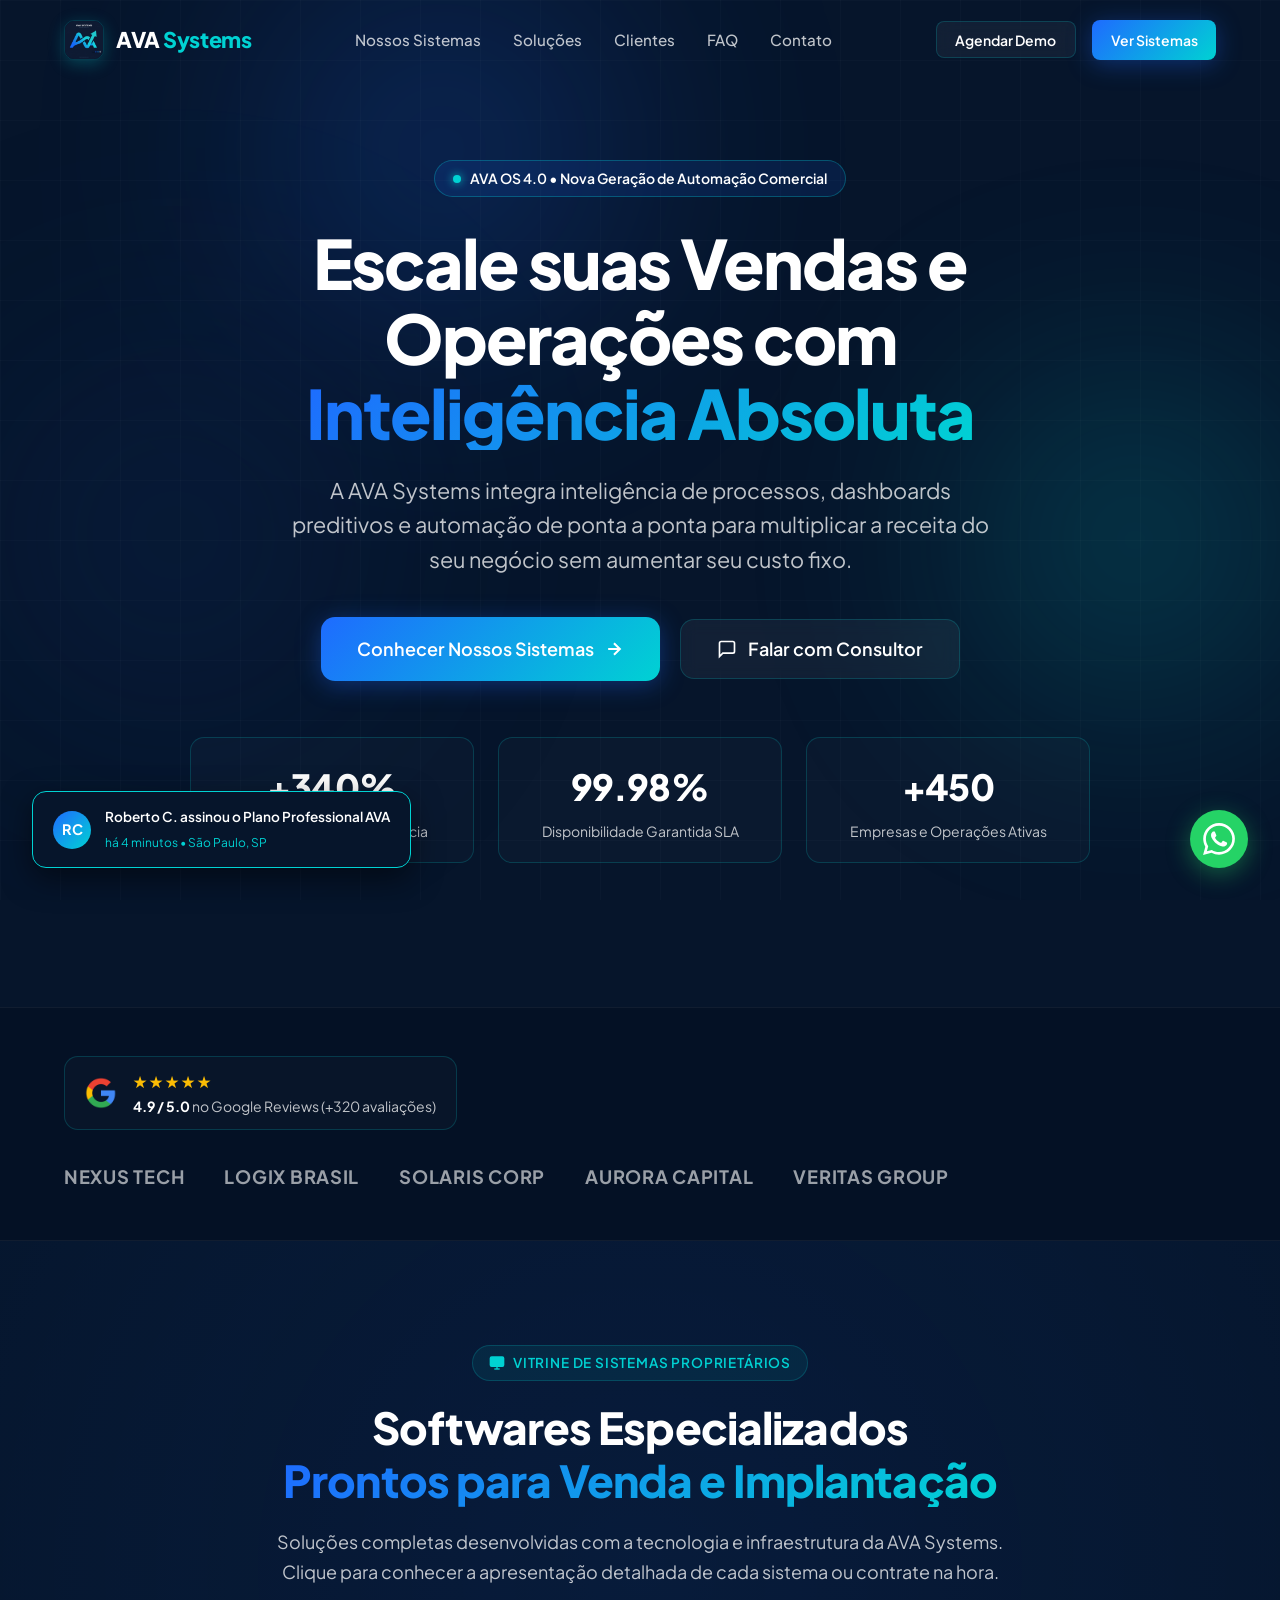
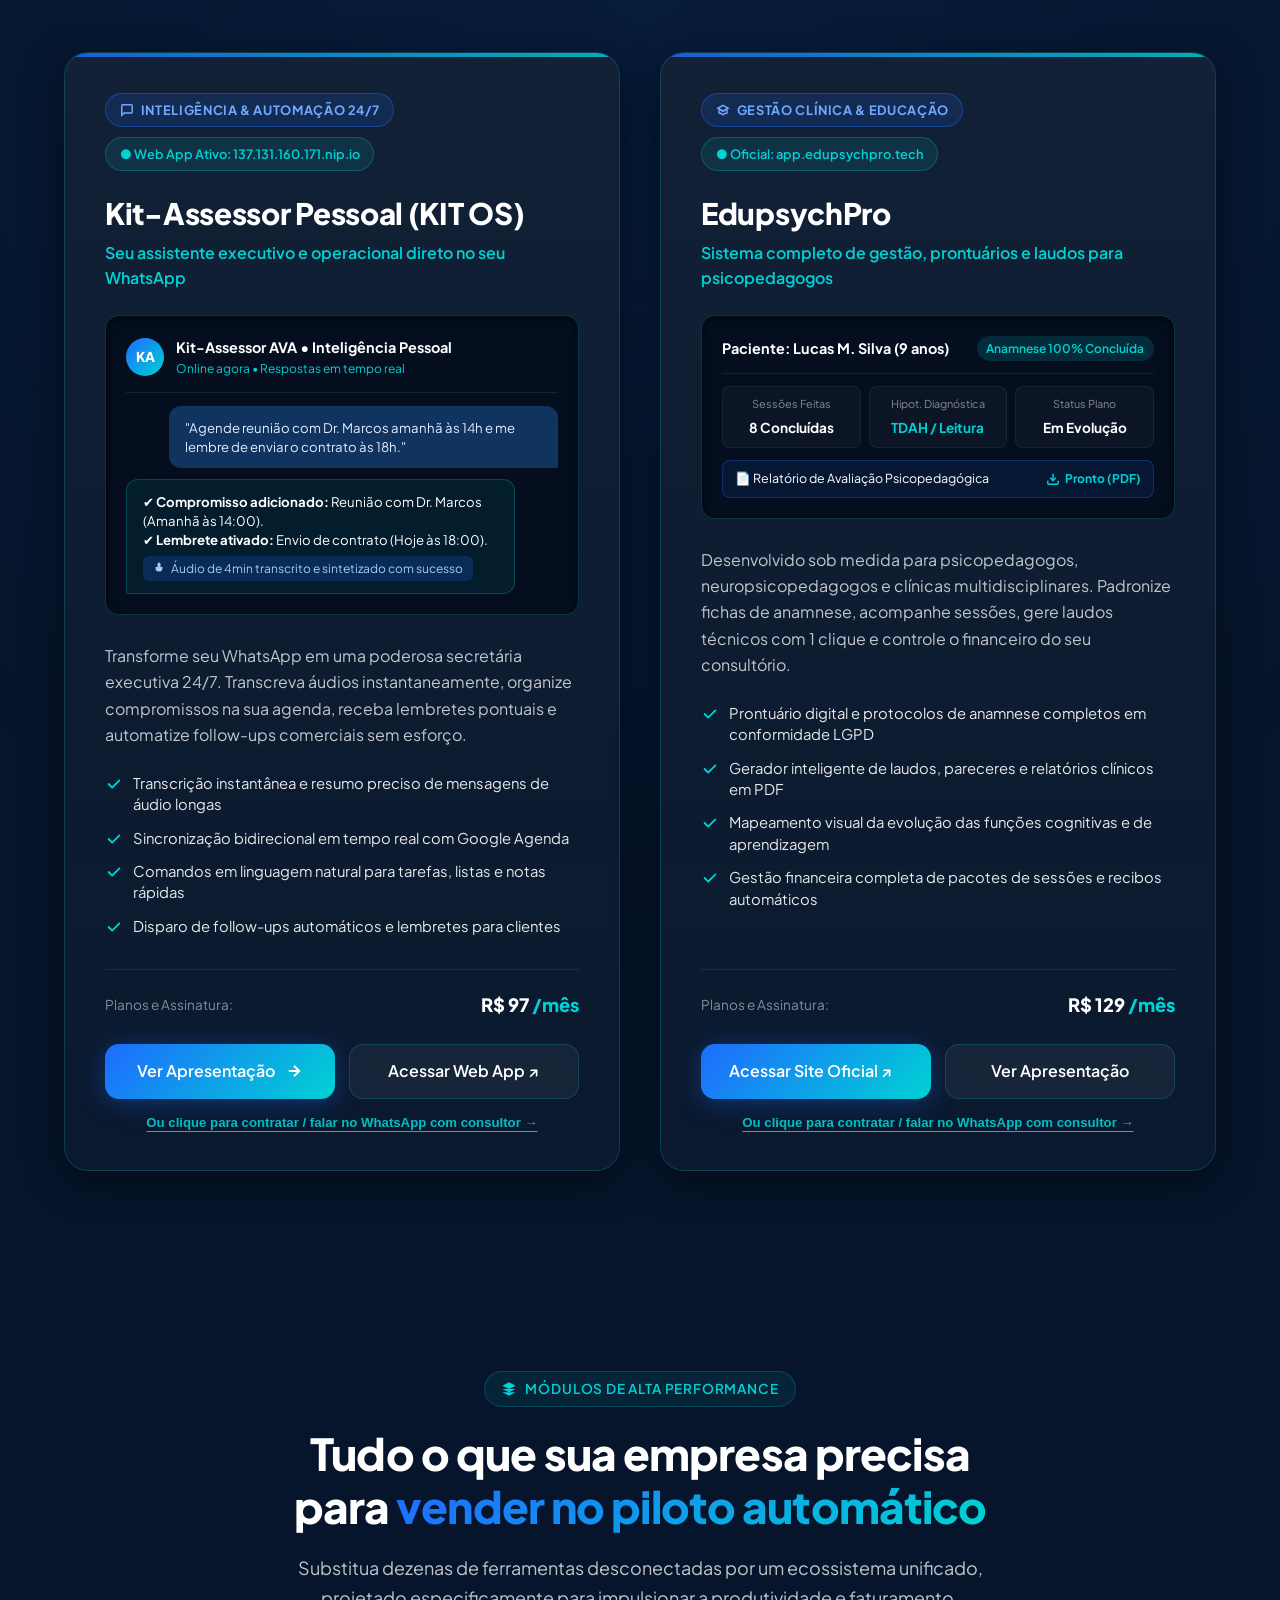
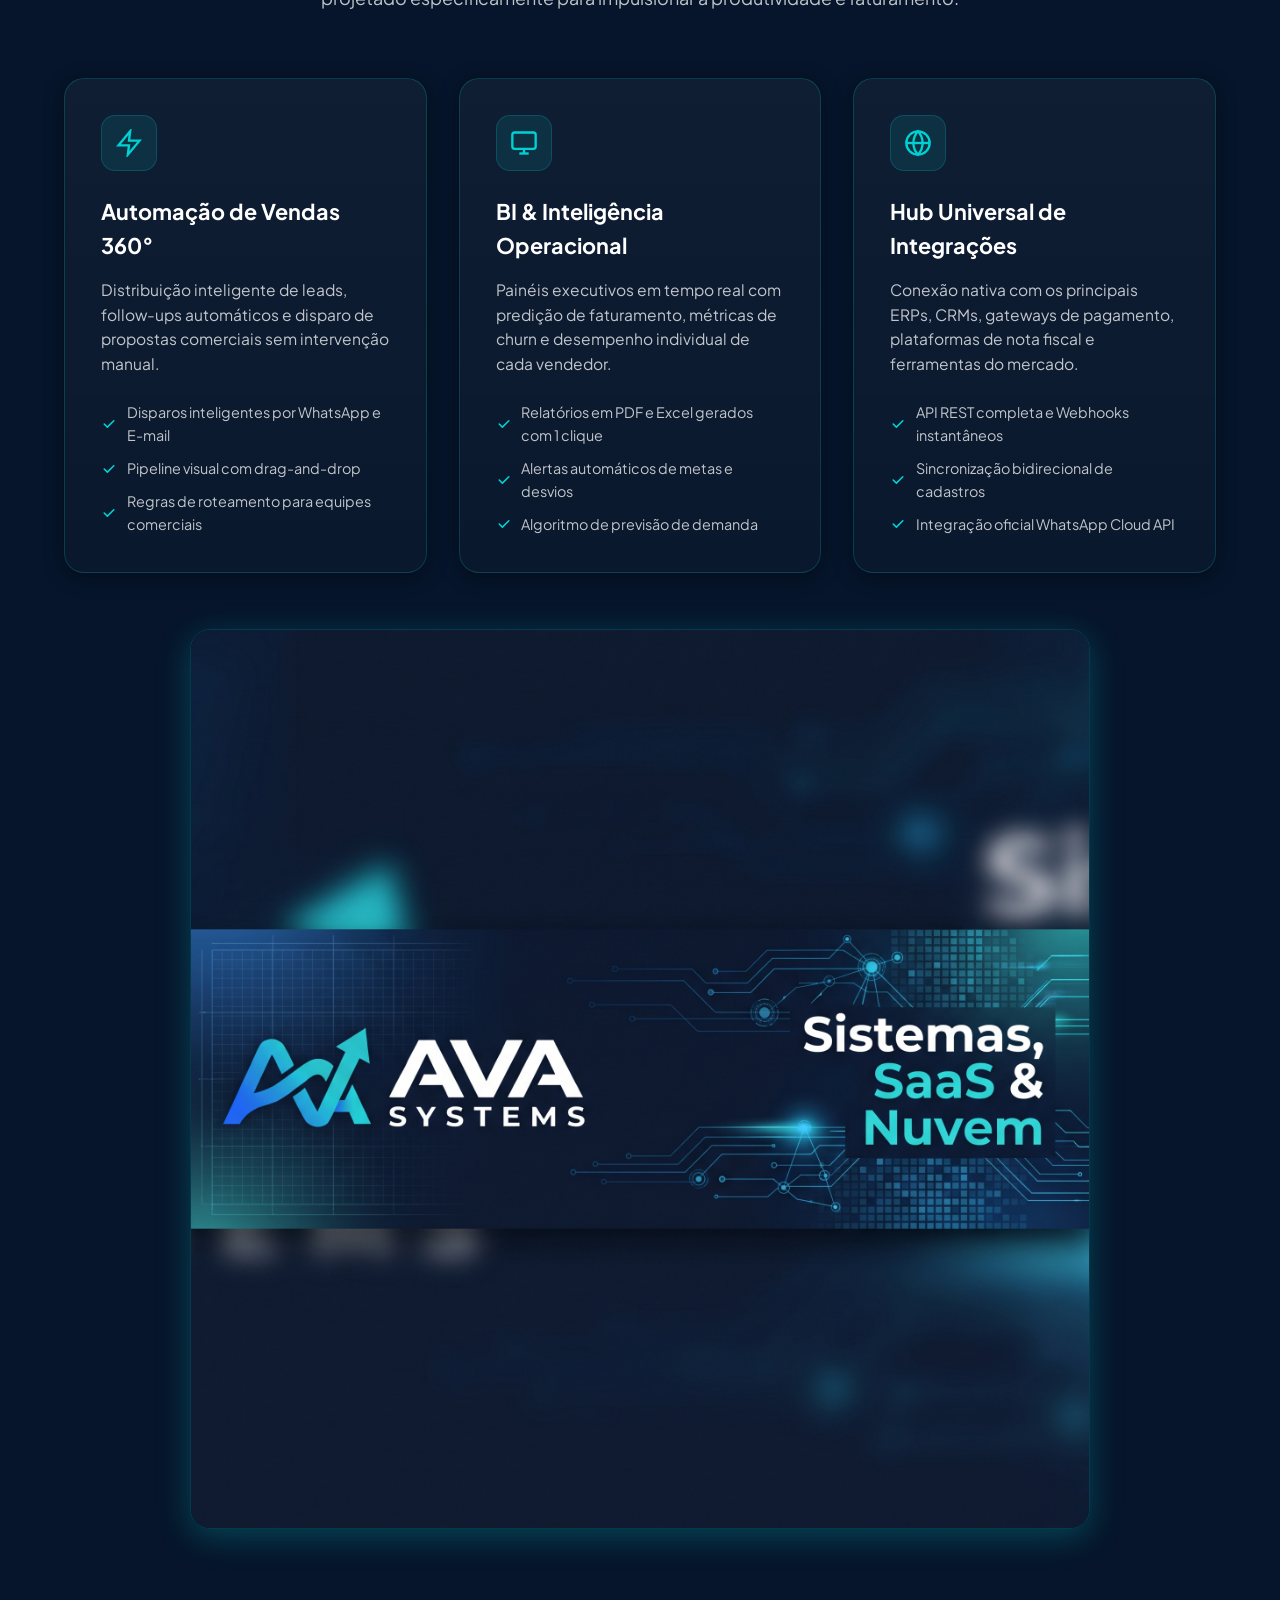
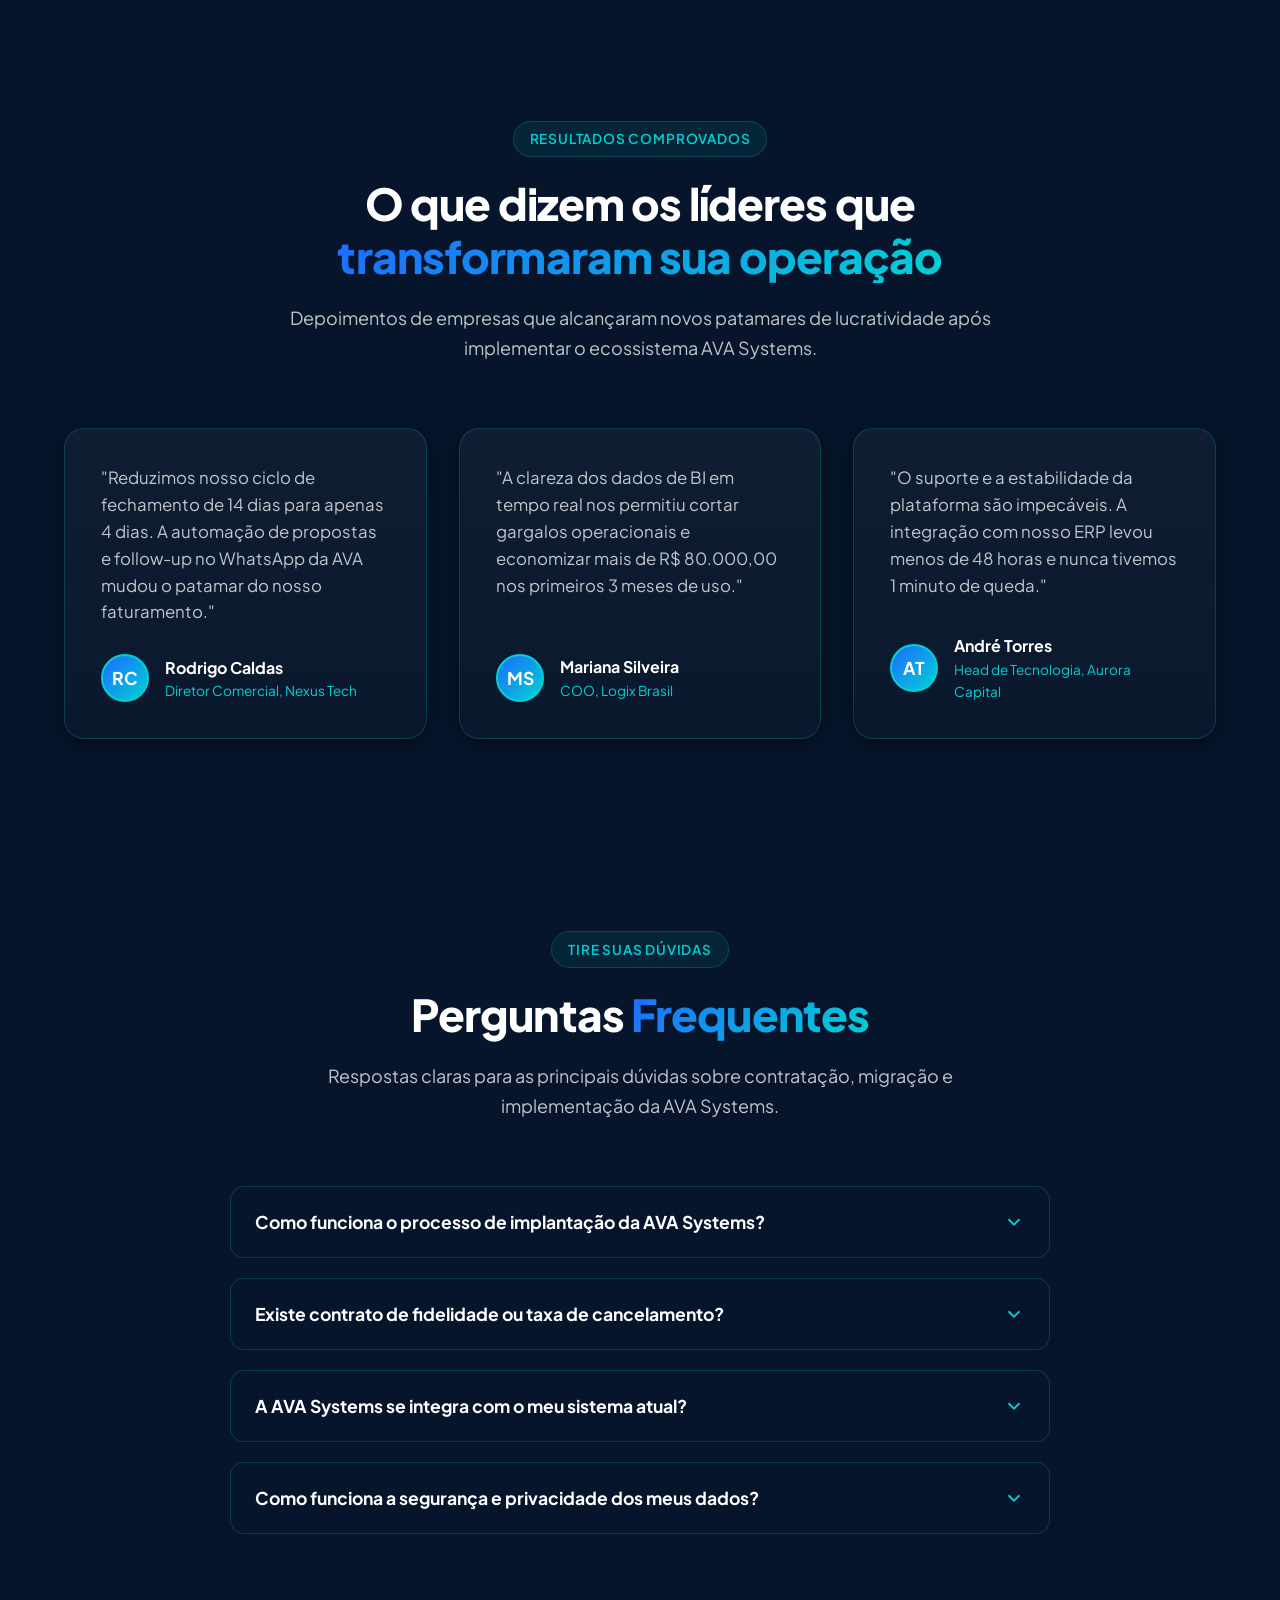
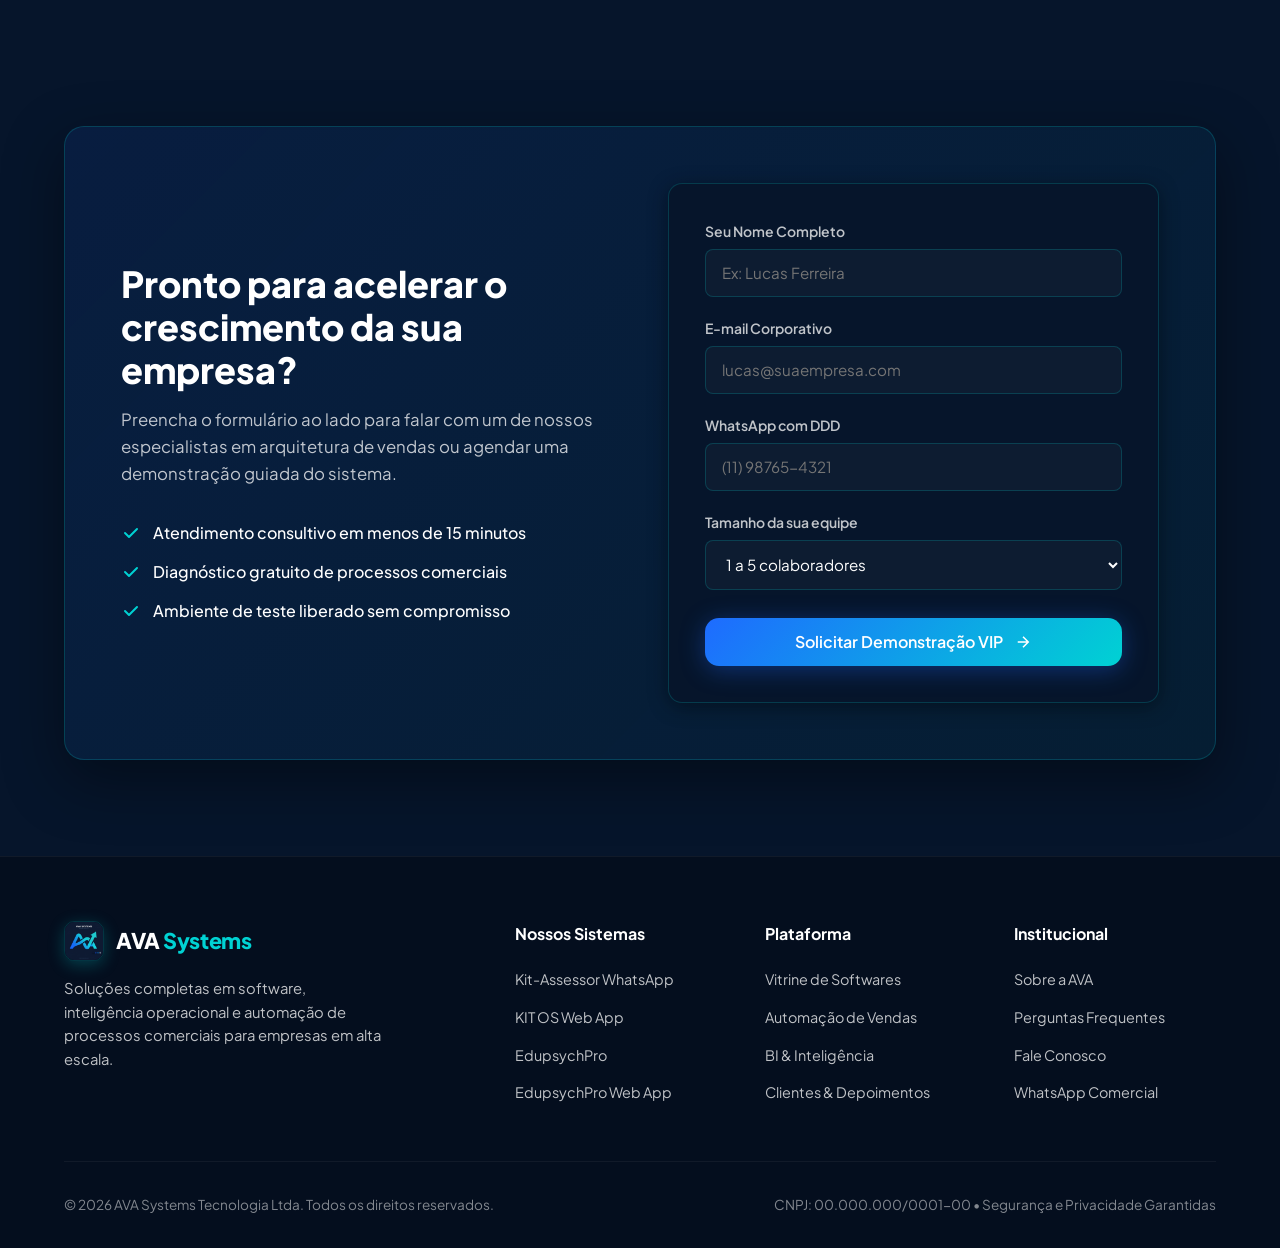
<file: index.html>
<!DOCTYPE html>
<html lang="pt-BR">
<head>
  <meta charset="UTF-8">
  <meta name="viewport" content="width=device-width, initial-scale=1.0">
  <title>AVA Systems | Software de Gestão, Inteligência & Automação de Vendas</title>
  <meta name="description" content="Escale sua empresa com a AVA Systems. Plataforma completa de automação comercial, inteligência operacional e gestão inteligente de alta performance.">
  <meta name="keywords" content="AVA Systems, automação de vendas, software de gestão, inteligência operacional, CRM, ERP, automação comercial">
  
  <!-- Open Graph / Social Meta -->
  <meta property="og:title" content="AVA Systems | Alta Performance em Gestão e Vendas">
  <meta property="og:description" content="Automatize processos, aumente sua receita e tenha controle absoluto sobre sua operação comercial com a AVA Systems.">
  <meta property="og:type" content="website">

  <!-- Google Fonts: Plus Jakarta Sans -->
  <link rel="preconnect" href="https://fonts.googleapis.com">
  <link rel="preconnect" href="https://fonts.gstatic.com" crossorigin>
  <link href="https://fonts.googleapis.com/css2?family=Plus+Jakarta+Sans:wght@400;500;600;700;800&display=swap" rel="stylesheet">

  <link rel="icon" type="image/jpeg" href="assets/logo-icon.jpg">
  <link rel="stylesheet" href="styles.css">
</head>
<body>

  <!-- Ambient Glowing Tech Background -->
  <div class="ambient-bg" aria-hidden="true">
    <div class="ambient-orb orb-1"></div>
    <div class="ambient-orb orb-2"></div>
    <div class="ambient-orb orb-3"></div>
  </div>
  <div class="grid-overlay" aria-hidden="true"></div>

  <!-- Header / Navigation Bar -->
  <header class="navbar" id="navbar">
    <div class="container nav-container">
      <a href="#inicio" class="brand-logo" aria-label="AVA Systems Página Inicial">
        <img src="assets/logo-icon.jpg" alt="AVA Systems Logo" class="brand-logo-img">
        <span class="brand-name">AVA <span>Systems</span></span>
      </a>

      <ul class="nav-links" id="navLinks">
        <li><a href="#sistemas" class="nav-link">Nossos Sistemas</a></li>
        <li><a href="#solucoes" class="nav-link">Soluções</a></li>
        <li><a href="#depoimentos" class="nav-link">Clientes</a></li>
        <li><a href="#faq" class="nav-link">FAQ</a></li>
        <li><a href="#contato" class="nav-link">Contato</a></li>
      </ul>

      <div class="nav-actions">
        <button class="btn btn-secondary btn-sm" id="btnOpenDemoNav">Agendar Demo</button>
        <a href="#sistemas" class="btn btn-primary btn-sm">Ver Sistemas</a>
        <button class="nav-toggle" id="navToggle" aria-label="Menu de Navegação">
          <svg width="24" height="24" viewBox="0 0 24 24" fill="none" stroke="currentColor" stroke-width="2">
            <line x1="3" y1="12" x2="21" y2="12"></line>
            <line x1="3" y1="6" x2="21" y2="6"></line>
            <line x1="3" y1="18" x2="21" y2="18"></line>
          </svg>
        </button>
      </div>
    </div>
  </header>

  <main>
    <!-- Hero Section -->
    <section class="hero-section" id="inicio">
      <div class="container">
        
        <div class="hero-pill">
          <span class="live-indicator"></span>
          <span>AVA OS 4.0 • Nova Geração de Automação Comercial</span>
        </div>

        <h1 class="hero-title">
          Escale suas Vendas e Operações com <span class="text-gradient">Inteligência Absoluta</span>
        </h1>

        <p class="hero-subtitle">
          A AVA Systems integra inteligência de processos, dashboards preditivos e automação de ponta a ponta para multiplicar a receita do seu negócio sem aumentar seu custo fixo.
        </p>

        <div class="hero-cta-group">
          <a href="#sistemas" class="btn btn-primary btn-lg">
            <span>Conhecer Nossos Sistemas</span>
            <svg width="20" height="20" viewBox="0 0 24 24" fill="none" stroke="currentColor" stroke-width="2.5">
              <path d="M5 12h14M12 5l7 7-7 7"/>
            </svg>
          </a>
          <button class="btn btn-secondary btn-lg" id="btnOpenDemoHero">
            <svg width="20" height="20" viewBox="0 0 24 24" fill="none" stroke="currentColor" stroke-width="2">
              <path d="M21 15a2 2 0 0 1-2 2H7l-4 4V5a2 2 0 0 1 2-2h14a2 2 0 0 1 2 2z"/>
            </svg>
            <span>Falar com Consultor</span>
          </button>
        </div>

        <!-- Metrics Strip -->
        <div class="hero-stats-row">
          <div class="stat-item">
            <div class="stat-number" data-target="340">+0%</div>
            <div class="stat-label">Aumento Médio de Eficiência</div>
          </div>
          <div class="stat-item">
            <div class="stat-number" data-target="99.98">0%</div>
            <div class="stat-label">Disponibilidade Garantida SLA</div>
          </div>
          <div class="stat-item">
            <div class="stat-number" data-target="450">+0</div>
            <div class="stat-label">Empresas e Operações Ativas</div>
          </div>
        </div>

      </div>
    </section>

    <!-- Social Proof & Google Reviews Strip -->
    <section class="social-proof-section">
      <div class="container proof-container">
        
        <!-- Google Review Badge -->
        <div class="google-review-badge">
          <img src="assets/google-icon.png" alt="Google Avaliações" class="google-icon-img">
          <div>
            <div class="stars-rating">★★★★★</div>
            <div class="rating-text">
              <strong>4.9 / 5.0</strong> no Google Reviews (+320 avaliações)
            </div>
          </div>
        </div>

        <!-- Client Badges -->
        <div class="client-logos-row">
          <span class="client-logo-item">NEXUS TECH</span>
          <span class="client-logo-item">LOGIX BRASIL</span>
          <span class="client-logo-item">SOLARIS CORP</span>
          <span class="client-logo-item">AURORA CAPITAL</span>
          <span class="client-logo-item">VERITAS GROUP</span>
        </div>

      </div>
    </section>

    <!-- Systems Showcase Section (Nossos Sistemas) -->
    <section class="products-showcase-section" id="sistemas">
      <div class="container">
        <div class="section-header">
          <div class="section-badge">
            <svg viewBox="0 0 24 24" fill="none" stroke="currentColor" stroke-width="2">
              <rect x="2" y="3" width="20" height="14" rx="2" ry="2"></rect>
              <line x1="8" y1="21" x2="16" y2="21"></line>
              <line x1="12" y1="17" x2="12" y2="21"></line>
            </svg>
            <span>Vitrine de Sistemas Proprietários</span>
          </div>
          <h2 class="section-title">
            Softwares Especializados <span class="text-gradient">Prontos para Venda e Implantação</span>
          </h2>
          <p class="section-description">
            Soluções completas desenvolvidas com a tecnologia e infraestrutura da AVA Systems. Clique para conhecer a apresentação detalhada de cada sistema ou contrate na hora.
          </p>
        </div>

        <div class="products-grid">
          
          <!-- System 1: Kit-Assessor Pessoal no WhatsApp -->
          <article class="product-card">
            <div class="product-header">
              <div class="product-badge-group">
                <span class="product-category-tag">
                  <svg width="14" height="14" viewBox="0 0 24 24" fill="none" stroke="currentColor" stroke-width="2.5"><path d="M21 15a2 2 0 0 1-2 2H7l-4 4V5a2 2 0 0 1 2-2h14a2 2 0 0 1 2 2z"/></svg>
                  Inteligência & Automação 24/7
                </span>
                <span class="product-status-tag">● Web App Ativo: 137.131.160.171.nip.io</span>
              </div>
            </div>

            <h3 class="product-title">Kit-Assessor Pessoal (KIT OS)</h3>
            <span class="product-subtitle">Seu assistente executivo e operacional direto no seu WhatsApp</span>

            <!-- WhatsApp Interface Simulation -->
            <div class="product-preview-widget">
              <div class="wa-header">
                <div class="wa-avatar">KA</div>
                <div class="wa-user-info">
                  <div class="wa-name">Kit-Assessor AVA • Inteligência Pessoal</div>
                  <div class="wa-status">Online agora • Respostas em tempo real</div>
                </div>
              </div>
              <div class="wa-bubble-container">
                <div class="wa-bubble wa-bubble-user">
                  "Agende reunião com Dr. Marcos amanhã às 14h e me lembre de enviar o contrato às 18h."
                </div>
                <div class="wa-bubble wa-bubble-bot">
                  ✔ <strong>Compromisso adicionado:</strong> Reunião com Dr. Marcos (Amanhã às 14:00).<br>
                  ✔ <strong>Lembrete ativado:</strong> Envio de contrato (Hoje às 18:00).<br>
                  <span class="wa-audio-chip">
                    <svg width="12" height="12" viewBox="0 0 24 24" fill="currentColor"><path d="M12 1a3 3 0 0 0-3 3v8a3 3 0 0 0 6 0V4a3 3 0 0 0-3-3z"/><path d="M19 10v2a7 7 0 0 1-14 0v-2"/></svg>
                    Áudio de 4min transcrito e sintetizado com sucesso
                  </span>
                </div>
              </div>
            </div>

            <p class="product-desc">
              Transforme seu WhatsApp em uma poderosa secretária executiva 24/7. Transcreva áudios instantaneamente, organize compromissos na sua agenda, receba lembretes pontuais e automatize follow-ups comerciais sem esforço.
            </p>

            <ul class="product-features">
              <li>
                <svg viewBox="0 0 20 20" fill="currentColor"><path fill-rule="evenodd" d="M16.707 5.293a1 1 0 010 1.414l-8 8a1 1 0 01-1.414 0l-4-4a1 1 0 011.414-1.414L8 12.586l7.293-7.293a1 1 0 011.414 0z" clip-rule="evenodd"></path></svg>
                Transcrição instantânea e resumo preciso de mensagens de áudio longas
              </li>
              <li>
                <svg viewBox="0 0 20 20" fill="currentColor"><path fill-rule="evenodd" d="M16.707 5.293a1 1 0 010 1.414l-8 8a1 1 0 01-1.414 0l-4-4a1 1 0 011.414-1.414L8 12.586l7.293-7.293a1 1 0 011.414 0z" clip-rule="evenodd"></path></svg>
                Sincronização bidirecional em tempo real com Google Agenda
              </li>
              <li>
                <svg viewBox="0 0 20 20" fill="currentColor"><path fill-rule="evenodd" d="M16.707 5.293a1 1 0 010 1.414l-8 8a1 1 0 01-1.414 0l-4-4a1 1 0 011.414-1.414L8 12.586l7.293-7.293a1 1 0 011.414 0z" clip-rule="evenodd"></path></svg>
                Comandos em linguagem natural para tarefas, listas e notas rápidas
              </li>
              <li>
                <svg viewBox="0 0 20 20" fill="currentColor"><path fill-rule="evenodd" d="M16.707 5.293a1 1 0 010 1.414l-8 8a1 1 0 01-1.414 0l-4-4a1 1 0 011.414-1.414L8 12.586l7.293-7.293a1 1 0 011.414 0z" clip-rule="evenodd"></path></svg>
                Disparo de follow-ups automáticos e lembretes para clientes
              </li>
            </ul>

            <div class="product-price-bar">
              <span class="product-price-text">Planos e Assinatura:</span>
              <div class="product-price-highlight">R$ 97 <span>/mês</span></div>
            </div>

            <div class="product-actions">
              <a href="kit-assessor.html" class="btn btn-primary">
                <span>Ver Apresentação</span>
                <svg width="18" height="18" viewBox="0 0 24 24" fill="none" stroke="currentColor" stroke-width="2.5">
                  <path d="M5 12h14M12 5l7 7-7 7"/>
                </svg>
              </a>
              <a href="https://137.131.160.171.nip.io/#" target="_blank" rel="noopener" class="btn btn-secondary">
                <span>Acessar Web App ↗</span>
              </a>
            </div>
            <button class="product-direct-buy-link" onclick="openSystemPurchase('Kit-Assessor Pessoal (KIT OS)')">
              Ou clique para contratar / falar no WhatsApp com consultor →
            </button>
          </article>

          <!-- System 2: EdupsychPro -->
          <article class="product-card">
            <div class="product-header">
              <div class="product-badge-group">
                <span class="product-category-tag">
                  <svg width="14" height="14" viewBox="0 0 24 24" fill="none" stroke="currentColor" stroke-width="2.5"><path d="M12 14l9-5-9-5-9 5 9 5z"/><path d="M12 14l6.16-3.422a12.083 12.083 0 0 1 .665 6.479A11.952 11.952 0 0 0 12 20.055a11.952 11.952 0 0 0-6.824-2.998 12.078 12.078 0 0 1 .665-6.479L12 14z"/></svg>
                  Gestão Clínica & Educação
                </span>
                <span class="product-status-tag">● Oficial: app.edupsychpro.tech</span>
              </div>
            </div>

            <h3 class="product-title">EdupsychPro</h3>
            <span class="product-subtitle">Sistema completo de gestão, prontuários e laudos para psicopedagogos</span>

            <!-- Clinical Dashboard Simulation -->
            <div class="product-preview-widget">
              <div class="edupsych-header">
                <span class="edupsych-patient-tag">Paciente: Lucas M. Silva (9 anos)</span>
                <span class="edupsych-badge-live">Anamnese 100% Concluída</span>
              </div>
              <div class="edupsych-dashboard-row">
                <div class="edupsych-kpi-box">
                  <span class="edupsych-kpi-label">Sessões Feitas</span>
                  <span class="edupsych-kpi-value">8 Concluídas</span>
                </div>
                <div class="edupsych-kpi-box">
                  <span class="edupsych-kpi-label">Hipot. Diagnóstica</span>
                  <span class="edupsych-kpi-value" style="color: var(--accent-cyan);">TDAH / Leitura</span>
                </div>
                <div class="edupsych-kpi-box">
                  <span class="edupsych-kpi-label">Status Plano</span>
                  <span class="edupsych-kpi-value">Em Evolução</span>
                </div>
              </div>
              <div class="edupsych-report-row">
                <span>📄 Relatório de Avaliação Psicopedagógica</span>
                <span class="edupsych-report-action">
                  <svg width="14" height="14" viewBox="0 0 24 24" fill="none" stroke="currentColor" stroke-width="2.5"><path d="M21 15v4a2 2 0 0 1-2 2H5a2 2 0 0 1-2-2v-4"/><polyline points="7 10 12 15 17 10"/><line x1="12" y1="15" x2="12" y2="3"/></svg>
                  Pronto (PDF)
                </span>
              </div>
            </div>

            <p class="product-desc">
              Desenvolvido sob medida para psicopedagogos, neuropsicopedagogos e clínicas multidisciplinares. Padronize fichas de anamnese, acompanhe sessões, gere laudos técnicos com 1 clique e controle o financeiro do seu consultório.
            </p>

            <ul class="product-features">
              <li>
                <svg viewBox="0 0 20 20" fill="currentColor"><path fill-rule="evenodd" d="M16.707 5.293a1 1 0 010 1.414l-8 8a1 1 0 01-1.414 0l-4-4a1 1 0 011.414-1.414L8 12.586l7.293-7.293a1 1 0 011.414 0z" clip-rule="evenodd"></path></svg>
                Prontuário digital e protocolos de anamnese completos em conformidade LGPD
              </li>
              <li>
                <svg viewBox="0 0 20 20" fill="currentColor"><path fill-rule="evenodd" d="M16.707 5.293a1 1 0 010 1.414l-8 8a1 1 0 01-1.414 0l-4-4a1 1 0 011.414-1.414L8 12.586l7.293-7.293a1 1 0 011.414 0z" clip-rule="evenodd"></path></svg>
                Gerador inteligente de laudos, pareceres e relatórios clínicos em PDF
              </li>
              <li>
                <svg viewBox="0 0 20 20" fill="currentColor"><path fill-rule="evenodd" d="M16.707 5.293a1 1 0 010 1.414l-8 8a1 1 0 01-1.414 0l-4-4a1 1 0 011.414-1.414L8 12.586l7.293-7.293a1 1 0 011.414 0z" clip-rule="evenodd"></path></svg>
                Mapeamento visual da evolução das funções cognitivas e de aprendizagem
              </li>
              <li>
                <svg viewBox="0 0 20 20" fill="currentColor"><path fill-rule="evenodd" d="M16.707 5.293a1 1 0 010 1.414l-8 8a1 1 0 01-1.414 0l-4-4a1 1 0 011.414-1.414L8 12.586l7.293-7.293a1 1 0 011.414 0z" clip-rule="evenodd"></path></svg>
                Gestão financeira completa de pacotes de sessões e recibos automáticos
              </li>
            </ul>

            <div class="product-price-bar">
              <span class="product-price-text">Planos e Assinatura:</span>
              <div class="product-price-highlight">R$ 129 <span>/mês</span></div>
            </div>

            <div class="product-actions">
              <a href="https://app.edupsychpro.tech/" target="_blank" rel="noopener" class="btn btn-primary">
                <span>Acessar Site Oficial ↗</span>
                <svg width="18" height="18" viewBox="0 0 24 24" fill="none" stroke="currentColor" stroke-width="2.5">
                  <path d="M18 13v6a2 2 0 0 1-2 2H5a2 2 0 0 1-2-2V8a2 2 0 0 1 2-2h6"/>
                  <polyline points="15 3 21 3 21 9"/>
                  <line x1="10" y1="14" x2="21" y2="3"/>
                </svg>
              </a>
              <a href="edupsychpro.html" class="btn btn-secondary">
                <span>Ver Apresentação</span>
              </a>
            </div>
            <button class="product-direct-buy-link" onclick="openSystemPurchase('EdupsychPro')">
              Ou clique para contratar / falar no WhatsApp com consultor →
            </button>
          </article>

        </div>
      </div>
    </section>

    <!-- Solutions & Features Section -->
    <section class="solutions-section" id="solucoes">
      <div class="container">
        <div class="section-header">
          <div class="section-badge">
            <svg viewBox="0 0 24 24"><path d="M12 2L2 7l10 5 10-5-10-5zM2 17l10 5 10-5M2 12l10 5 10-5"/></svg>
            <span>Módulos de Alta Performance</span>
          </div>
          <h2 class="section-title">
            Tudo o que sua empresa precisa para <span class="text-gradient">vender no piloto automático</span>
          </h2>
          <p class="section-description">
            Substitua dezenas de ferramentas desconectadas por um ecossistema unificado, projetado especificamente para impulsionar a produtividade e faturamento.
          </p>
        </div>

        <div class="features-grid">
          <!-- Card 1 -->
          <article class="glass-card feature-card">
            <div class="feature-icon-wrapper">
              <svg viewBox="0 0 24 24" fill="none" stroke="currentColor" stroke-width="2">
                <path d="M13 2L3 14h9l-1 8 10-12h-9l1-8z"></path>
              </svg>
            </div>
            <h3 class="feature-title">Automação de Vendas 360°</h3>
            <p class="feature-desc">
              Distribuição inteligente de leads, follow-ups automáticos e disparo de propostas comerciais sem intervenção manual.
            </p>
            <ul class="feature-bullets">
              <li>
                <svg viewBox="0 0 20 20" fill="currentColor"><path fill-rule="evenodd" d="M16.707 5.293a1 1 0 010 1.414l-8 8a1 1 0 01-1.414 0l-4-4a1 1 0 011.414-1.414L8 12.586l7.293-7.293a1 1 0 011.414 0z" clip-rule="evenodd"></path></svg>
                Disparos inteligentes por WhatsApp e E-mail
              </li>
              <li>
                <svg viewBox="0 0 20 20" fill="currentColor"><path fill-rule="evenodd" d="M16.707 5.293a1 1 0 010 1.414l-8 8a1 1 0 01-1.414 0l-4-4a1 1 0 011.414-1.414L8 12.586l7.293-7.293a1 1 0 011.414 0z" clip-rule="evenodd"></path></svg>
                Pipeline visual com drag-and-drop
              </li>
              <li>
                <svg viewBox="0 0 20 20" fill="currentColor"><path fill-rule="evenodd" d="M16.707 5.293a1 1 0 010 1.414l-8 8a1 1 0 01-1.414 0l-4-4a1 1 0 011.414-1.414L8 12.586l7.293-7.293a1 1 0 011.414 0z" clip-rule="evenodd"></path></svg>
                Regras de roteamento para equipes comerciais
              </li>
            </ul>
          </article>

          <!-- Card 2 -->
          <article class="glass-card feature-card">
            <div class="feature-icon-wrapper">
              <svg viewBox="0 0 24 24" fill="none" stroke="currentColor" stroke-width="2">
                <rect x="2" y="3" width="20" height="14" rx="2" ry="2"></rect>
                <line x1="8" y1="21" x2="16" y2="21"></line>
                <line x1="12" y1="17" x2="12" y2="21"></line>
              </svg>
            </div>
            <h3 class="feature-title">BI & Inteligência Operacional</h3>
            <p class="feature-desc">
              Painéis executivos em tempo real com predição de faturamento, métricas de churn e desempenho individual de cada vendedor.
            </p>
            <ul class="feature-bullets">
              <li>
                <svg viewBox="0 0 20 20" fill="currentColor"><path fill-rule="evenodd" d="M16.707 5.293a1 1 0 010 1.414l-8 8a1 1 0 01-1.414 0l-4-4a1 1 0 011.414-1.414L8 12.586l7.293-7.293a1 1 0 011.414 0z" clip-rule="evenodd"></path></svg>
                Relatórios em PDF e Excel gerados com 1 clique
              </li>
              <li>
                <svg viewBox="0 0 20 20" fill="currentColor"><path fill-rule="evenodd" d="M16.707 5.293a1 1 0 010 1.414l-8 8a1 1 0 01-1.414 0l-4-4a1 1 0 011.414-1.414L8 12.586l7.293-7.293a1 1 0 011.414 0z" clip-rule="evenodd"></path></svg>
                Alertas automáticos de metas e desvios
              </li>
              <li>
                <svg viewBox="0 0 20 20" fill="currentColor"><path fill-rule="evenodd" d="M16.707 5.293a1 1 0 010 1.414l-8 8a1 1 0 01-1.414 0l-4-4a1 1 0 011.414-1.414L8 12.586l7.293-7.293a1 1 0 011.414 0z" clip-rule="evenodd"></path></svg>
                Algoritmo de previsão de demanda
              </li>
            </ul>
          </article>

          <!-- Card 3 -->
          <article class="glass-card feature-card">
            <div class="feature-icon-wrapper">
              <svg viewBox="0 0 24 24" fill="none" stroke="currentColor" stroke-width="2">
                <circle cx="12" cy="12" r="10"></circle>
                <line x1="2" y1="12" x2="22" y2="12"></line>
                <path d="M12 2a15.3 15.3 0 0 1 4 10 15.3 15.3 0 0 1-4 10 15.3 15.3 0 0 1-4-10 15.3 15.3 0 0 1 4-10z"></path>
              </svg>
            </div>
            <h3 class="feature-title">Hub Universal de Integrações</h3>
            <p class="feature-desc">
              Conexão nativa com os principais ERPs, CRMs, gateways de pagamento, plataformas de nota fiscal e ferramentas do mercado.
            </p>
            <ul class="feature-bullets">
              <li>
                <svg viewBox="0 0 20 20" fill="currentColor"><path fill-rule="evenodd" d="M16.707 5.293a1 1 0 010 1.414l-8 8a1 1 0 01-1.414 0l-4-4a1 1 0 011.414-1.414L8 12.586l7.293-7.293a1 1 0 011.414 0z" clip-rule="evenodd"></path></svg>
                API REST completa e Webhooks instantâneos
              </li>
              <li>
                <svg viewBox="0 0 20 20" fill="currentColor"><path fill-rule="evenodd" d="M16.707 5.293a1 1 0 010 1.414l-8 8a1 1 0 01-1.414 0l-4-4a1 1 0 011.414-1.414L8 12.586l7.293-7.293a1 1 0 011.414 0z" clip-rule="evenodd"></path></svg>
                Sincronização bidirecional de cadastros
              </li>
              <li>
                <svg viewBox="0 0 20 20" fill="currentColor"><path fill-rule="evenodd" d="M16.707 5.293a1 1 0 010 1.414l-8 8a1 1 0 01-1.414 0l-4-4a1 1 0 011.414-1.414L8 12.586l7.293-7.293a1 1 0 011.414 0z" clip-rule="evenodd"></path></svg>
                Integração oficial WhatsApp Cloud API
              </li>
            </ul>
          </article>
        </div>

        <img src="assets/brand-banner.jpg" alt="AVA Systems - Sistemas, SaaS e Nuvem" class="brand-banner-showcase">
      </div>
    </section>

    <!-- Testimonials Section -->
    <section class="testimonials-section" id="depoimentos">
      <div class="container">
        <div class="section-header">
          <div class="section-badge">
            <span>Resultados Comprovados</span>
          </div>
          <h2 class="section-title">
            O que dizem os líderes que <span class="text-gradient">transformaram sua operação</span>
          </h2>
          <p class="section-description">
            Depoimentos de empresas que alcançaram novos patamares de lucratividade após implementar o ecossistema AVA Systems.
          </p>
        </div>

        <div class="testimonials-grid">
          <div class="glass-card testimonial-card">
            <p class="testimonial-quote">
              "Reduzimos nosso ciclo de fechamento de 14 dias para apenas 4 dias. A automação de propostas e follow-up no WhatsApp da AVA mudou o patamar do nosso faturamento."
            </p>
            <div class="testimonial-user">
              <div class="user-avatar">RC</div>
              <div class="user-info">
                <h4>Rodrigo Caldas</h4>
                <p>Diretor Comercial, Nexus Tech</p>
              </div>
            </div>
          </div>

          <div class="glass-card testimonial-card">
            <p class="testimonial-quote">
              "A clareza dos dados de BI em tempo real nos permitiu cortar gargalos operacionais e economizar mais de R$ 80.000,00 nos primeiros 3 meses de uso."
            </p>
            <div class="testimonial-user">
              <div class="user-avatar">MS</div>
              <div class="user-info">
                <h4>Mariana Silveira</h4>
                <p>COO, Logix Brasil</p>
              </div>
            </div>
          </div>

          <div class="glass-card testimonial-card">
            <p class="testimonial-quote">
              "O suporte e a estabilidade da plataforma são impecáveis. A integração com nosso ERP levou menos de 48 horas e nunca tivemos 1 minuto de queda."
            </p>
            <div class="testimonial-user">
              <div class="user-avatar">AT</div>
              <div class="user-info">
                <h4>André Torres</h4>
                <p>Head de Tecnologia, Aurora Capital</p>
              </div>
            </div>
          </div>
        </div>
      </div>
    </section>

    <!-- FAQ Section -->
    <section class="faq-section" id="faq">
      <div class="container">
        <div class="section-header">
          <div class="section-badge">
            <span>Tire suas Dúvidas</span>
          </div>
          <h2 class="section-title">
            Perguntas <span class="text-gradient">Frequentes</span>
          </h2>
          <p class="section-description">
            Respostas claras para as principais dúvidas sobre contratação, migração e implementação da AVA Systems.
          </p>
        </div>

        <div class="faq-container">
          <div class="faq-item">
            <button class="faq-question">
              <span>Como funciona o processo de implantação da AVA Systems?</span>
              <svg class="faq-icon" viewBox="0 0 24 24" fill="none" stroke="currentColor" stroke-width="2">
                <polyline points="6 9 12 15 18 9"></polyline>
              </svg>
            </button>
            <div class="faq-answer">
              <p>A implantação é ágil e assistida. Nossa equipe técnica guia você na configuração dos fluxos, importação de base de clientes e treinamento da sua equipe em menos de 5 dias úteis.</p>
            </div>
          </div>

          <div class="faq-item">
            <button class="faq-question">
              <span>Existe contrato de fidelidade ou taxa de cancelamento?</span>
              <svg class="faq-icon" viewBox="0 0 24 24" fill="none" stroke="currentColor" stroke-width="2">
                <polyline points="6 9 12 15 18 9"></polyline>
              </svg>
            </button>
            <div class="faq-answer">
              <p>Não! No plano mensal você tem total liberdade para pausar ou cancelar a qualquer momento sem nenhuma multa. No plano anual, você aproveita o desconto de 20% com garantia incondicional de 15 dias.</p>
            </div>
          </div>

          <div class="faq-item">
            <button class="faq-question">
              <span>A AVA Systems se integra com o meu sistema atual?</span>
              <svg class="faq-icon" viewBox="0 0 24 24" fill="none" stroke="currentColor" stroke-width="2">
                <polyline points="6 9 12 15 18 9"></polyline>
              </svg>
            </button>
            <div class="faq-answer">
              <p>Sim! Temos APIs abertas e conectores prontos para os maiores ERPs, CRMs e gateways do mercado, além de webhooks em tempo real para sincronização com bancos de dados e sistemas legados.</p>
            </div>
          </div>

          <div class="faq-item">
            <button class="faq-question">
              <span>Como funciona a segurança e privacidade dos meus dados?</span>
              <svg class="faq-icon" viewBox="0 0 24 24" fill="none" stroke="currentColor" stroke-width="2">
                <polyline points="6 9 12 15 18 9"></polyline>
              </svg>
            </button>
            <div class="faq-answer">
              <p>Utilizamos servidores de alta segurança em nuvem com criptografia de ponta a ponta (AES-256), backups diários redundantes e total conformidade com a Lei Geral de Proteção de Dados (LGPD).</p>
            </div>
          </div>
        </div>
      </div>
    </section>

    <!-- Lead Capture / Contact Section -->
    <section class="contact-section" id="contato">
      <div class="container">
        <div class="contact-wrapper">
          <div class="contact-text">
            <h2>Pronto para acelerar o crescimento da sua empresa?</h2>
            <p>
              Preencha o formulário ao lado para falar com um de nossos especialistas em arquitetura de vendas ou agendar uma demonstração guiada do sistema.
            </p>
            <ul class="contact-perks">
              <li>
                <svg width="20" height="20" viewBox="0 0 20 20" fill="currentColor"><path fill-rule="evenodd" d="M16.707 5.293a1 1 0 010 1.414l-8 8a1 1 0 01-1.414 0l-4-4a1 1 0 011.414-1.414L8 12.586l7.293-7.293a1 1 0 011.414 0z" clip-rule="evenodd"></path></svg>
                Atendimento consultivo em menos de 15 minutos
              </li>
              <li>
                <svg width="20" height="20" viewBox="0 0 20 20" fill="currentColor"><path fill-rule="evenodd" d="M16.707 5.293a1 1 0 010 1.414l-8 8a1 1 0 01-1.414 0l-4-4a1 1 0 011.414-1.414L8 12.586l7.293-7.293a1 1 0 011.414 0z" clip-rule="evenodd"></path></svg>
                Diagnóstico gratuito de processos comerciais
              </li>
              <li>
                <svg width="20" height="20" viewBox="0 0 20 20" fill="currentColor"><path fill-rule="evenodd" d="M16.707 5.293a1 1 0 010 1.414l-8 8a1 1 0 01-1.414 0l-4-4a1 1 0 011.414-1.414L8 12.586l7.293-7.293a1 1 0 011.414 0z" clip-rule="evenodd"></path></svg>
                Ambiente de teste liberado sem compromisso
              </li>
            </ul>
          </div>

          <form class="contact-form" id="leadForm">
            <div class="form-group">
              <label for="leadName">Seu Nome Completo</label>
              <input type="text" id="leadName" class="form-input" placeholder="Ex: Lucas Ferreira" required>
            </div>
            <div class="form-group">
              <label for="leadEmail">E-mail Corporativo</label>
              <input type="email" id="leadEmail" class="form-input" placeholder="lucas@suaempresa.com" required>
            </div>
            <div class="form-group">
              <label for="leadPhone">WhatsApp com DDD</label>
              <input type="tel" id="leadPhone" class="form-input" placeholder="(11) 98765-4321" required>
            </div>
            <div class="form-group">
              <label for="leadTeam">Tamanho da sua equipe</label>
              <select id="leadTeam" class="form-select">
                <option value="1-5">1 a 5 colaboradores</option>
                <option value="6-20">6 a 20 colaboradores</option>
                <option value="21-50">21 a 50 colaboradores</option>
                <option value="50+">Mais de 50 colaboradores</option>
              </select>
            </div>
            <button type="submit" class="btn btn-primary" style="width: 100%; margin-top: 0.5rem;">
              <span>Solicitar Demonstração VIP</span>
              <svg width="18" height="18" viewBox="0 0 24 24" fill="none" stroke="currentColor" stroke-width="2">
                <path d="M5 12h14M12 5l7 7-7 7"/>
              </svg>
            </button>
          </form>
        </div>
      </div>
    </section>
  </main>

  <!-- Footer -->
  <footer class="site-footer">
    <div class="container">
      <div class="footer-grid">
        <div class="footer-brand">
          <a href="#inicio" class="brand-logo">
            <img src="assets/logo-icon.jpg" alt="AVA Systems Logo" class="brand-logo-img">
            <span class="brand-name">AVA <span>Systems</span></span>
          </a>
          <p>
            Soluções completas em software, inteligência operacional e automação de processos comerciais para empresas em alta escala.
          </p>
        </div>

        <div class="footer-column">
          <h4>Nossos Sistemas</h4>
          <ul class="footer-links">
            <li><a href="kit-assessor.html">Kit-Assessor WhatsApp</a></li>
            <li><a href="https://137.131.160.171.nip.io/#" target="_blank" rel="noopener">KIT OS Web App</a></li>
            <li><a href="edupsychpro.html">EdupsychPro</a></li>
            <li><a href="https://app.edupsychpro.tech/" target="_blank" rel="noopener">EdupsychPro Web App</a></li>
          </ul>
        </div>

        <div class="footer-column">
          <h4>Plataforma</h4>
          <ul class="footer-links">
            <li><a href="#sistemas">Vitrine de Softwares</a></li>
            <li><a href="#solucoes">Automação de Vendas</a></li>
            <li><a href="#solucoes">BI & Inteligência</a></li>
            <li><a href="#depoimentos">Clientes & Depoimentos</a></li>
          </ul>
        </div>

        <div class="footer-column">
          <h4>Institucional</h4>
          <ul class="footer-links">
            <li><a href="#inicio">Sobre a AVA</a></li>
            <li><a href="#faq">Perguntas Frequentes</a></li>
            <li><a href="#contato">Fale Conosco</a></li>
            <li><a href="https://wa.me/5511999999999" target="_blank" rel="noopener">WhatsApp Comercial</a></li>
          </ul>
        </div>
      </div>

      <div class="footer-bottom">
        <span>© 2026 AVA Systems Tecnologia Ltda. Todos os direitos reservados.</span>
        <span>CNPJ: 00.000.000/0001-00 • Segurança e Privacidade Garantidas</span>
      </div>
    </div>
  </footer>

  <!-- Floating WhatsApp CTA -->
  <a href="https://wa.me/5511999999999?text=Ol%C3%A1!%20Gostaria%20de%20conhecer%20os%20sistemas%20da%20AVA%20Systems" 
     class="floating-whatsapp" 
     target="_blank" 
     rel="noopener" 
     aria-label="Falar com a AVA Systems no WhatsApp">
    <svg viewBox="0 0 24 24">
      <path d="M.057 24l1.687-6.163c-1.041-1.804-1.588-3.849-1.587-5.946.003-6.556 5.338-11.891 11.893-11.891 3.181.001 6.167 1.24 8.413 3.488 2.245 2.248 3.481 5.236 3.48 8.414-.003 6.557-5.338 11.892-11.893 11.892-1.99-.001-3.951-.5-5.688-1.448l-6.305 1.654zm6.597-3.807c1.676.995 3.276 1.591 5.392 1.592 5.448 0 9.886-4.434 9.889-9.885.002-5.462-4.415-9.89-9.881-9.892-5.452 0-9.887 4.434-9.889 9.884-.001 2.225.651 3.891 1.746 5.634l-.999 3.648 3.742-.981zm11.387-5.464c-.074-.124-.272-.198-.57-.347-.297-.149-1.758-.868-2.031-.967-.272-.099-.47-.149-.669.149-.198.297-.768.967-.941 1.165-.173.198-.347.223-.644.074-.297-.149-1.255-.462-2.39-1.475-.883-.788-1.48-1.761-1.653-2.059-.173-.297-.018-.458.13-.606.134-.133.297-.347.446-.521.151-.172.2-.296.3-.495.099-.198.05-.372-.025-.521-.075-.148-.669-1.611-.916-2.206-.242-.579-.487-.501-.669-.51l-.57-.01c-.198 0-.52.074-.792.372s-1.04 1.016-1.04 2.479 1.065 2.876 1.213 3.074c.149.198 2.095 3.2 5.076 4.487.709.306 1.263.489 1.694.626.712.226 1.36.194 1.872.118.571-.085 1.758-.719 2.006-1.413.248-.695.248-1.29.173-1.414z"/>
    </svg>
  </a>

  <!-- Social Toast (Real-Time Proof) -->
  <div class="social-toast" id="socialToast">
    <div class="toast-avatar" id="toastAvatar">LM</div>
    <div class="toast-content">
      <p id="toastMessage">Lucas M. acabou de contratar o Plano Professional</p>
      <span>há 4 minutos • São Paulo, SP</span>
    </div>
  </div>

  <!-- Interactive Modal for Demo / Plan Purchase -->
  <div class="modal-overlay" id="demoModal">
    <div class="modal-box">
      <button class="modal-close" id="btnCloseModal" aria-label="Fechar Modal">
        <svg width="24" height="24" viewBox="0 0 24 24" fill="none" stroke="currentColor" stroke-width="2">
          <line x1="18" y1="6" x2="6" y2="18"></line>
          <line x1="6" y1="6" x2="18" y2="18"></line>
        </svg>
      </button>

      <div style="text-align: center; margin-bottom: 1.5rem;">
        <div class="section-badge" style="margin-bottom: 0.75rem;">
          <span id="modalBadge">Demonstração Interativa</span>
        </div>
        <h3 style="font-size: 1.65rem; color: #FFFFFF;" id="modalTitle">Experimente a AVA Systems</h3>
        <p style="color: var(--text-secondary); font-size: 0.95rem;" id="modalSubtitle">
          Veja a plataforma em funcionamento com dados da sua empresa ou acesse um ambiente sandbox de testes.
        </p>
      </div>

      <form id="modalForm">
        <div class="form-group">
          <label for="modalName">Seu Nome</label>
          <input type="text" id="modalName" class="form-input" placeholder="Seu nome" required>
        </div>
        <div class="form-group">
          <label for="modalPhone">WhatsApp</label>
          <input type="tel" id="modalPhone" class="form-input" placeholder="(11) 98765-4321" required>
        </div>
        <div class="form-group">
          <label for="modalPlanSelected">Plano ou Interesse</label>
          <input type="text" id="modalPlanSelected" class="form-input" value="Demonstração da Plataforma" readonly style="opacity: 0.85;">
        </div>
        <button type="submit" class="btn btn-primary" style="width: 100%; margin-top: 0.75rem;">
          <span>Continuar no WhatsApp com Consultor</span>
          <svg width="18" height="18" viewBox="0 0 24 24" fill="none" stroke="currentColor" stroke-width="2">
            <path d="M5 12h14M12 5l7 7-7 7"/>
          </svg>
        </button>
      </form>
    </div>
  </div>

  <script src="script.js"></script>
</body>
</html>
</file>
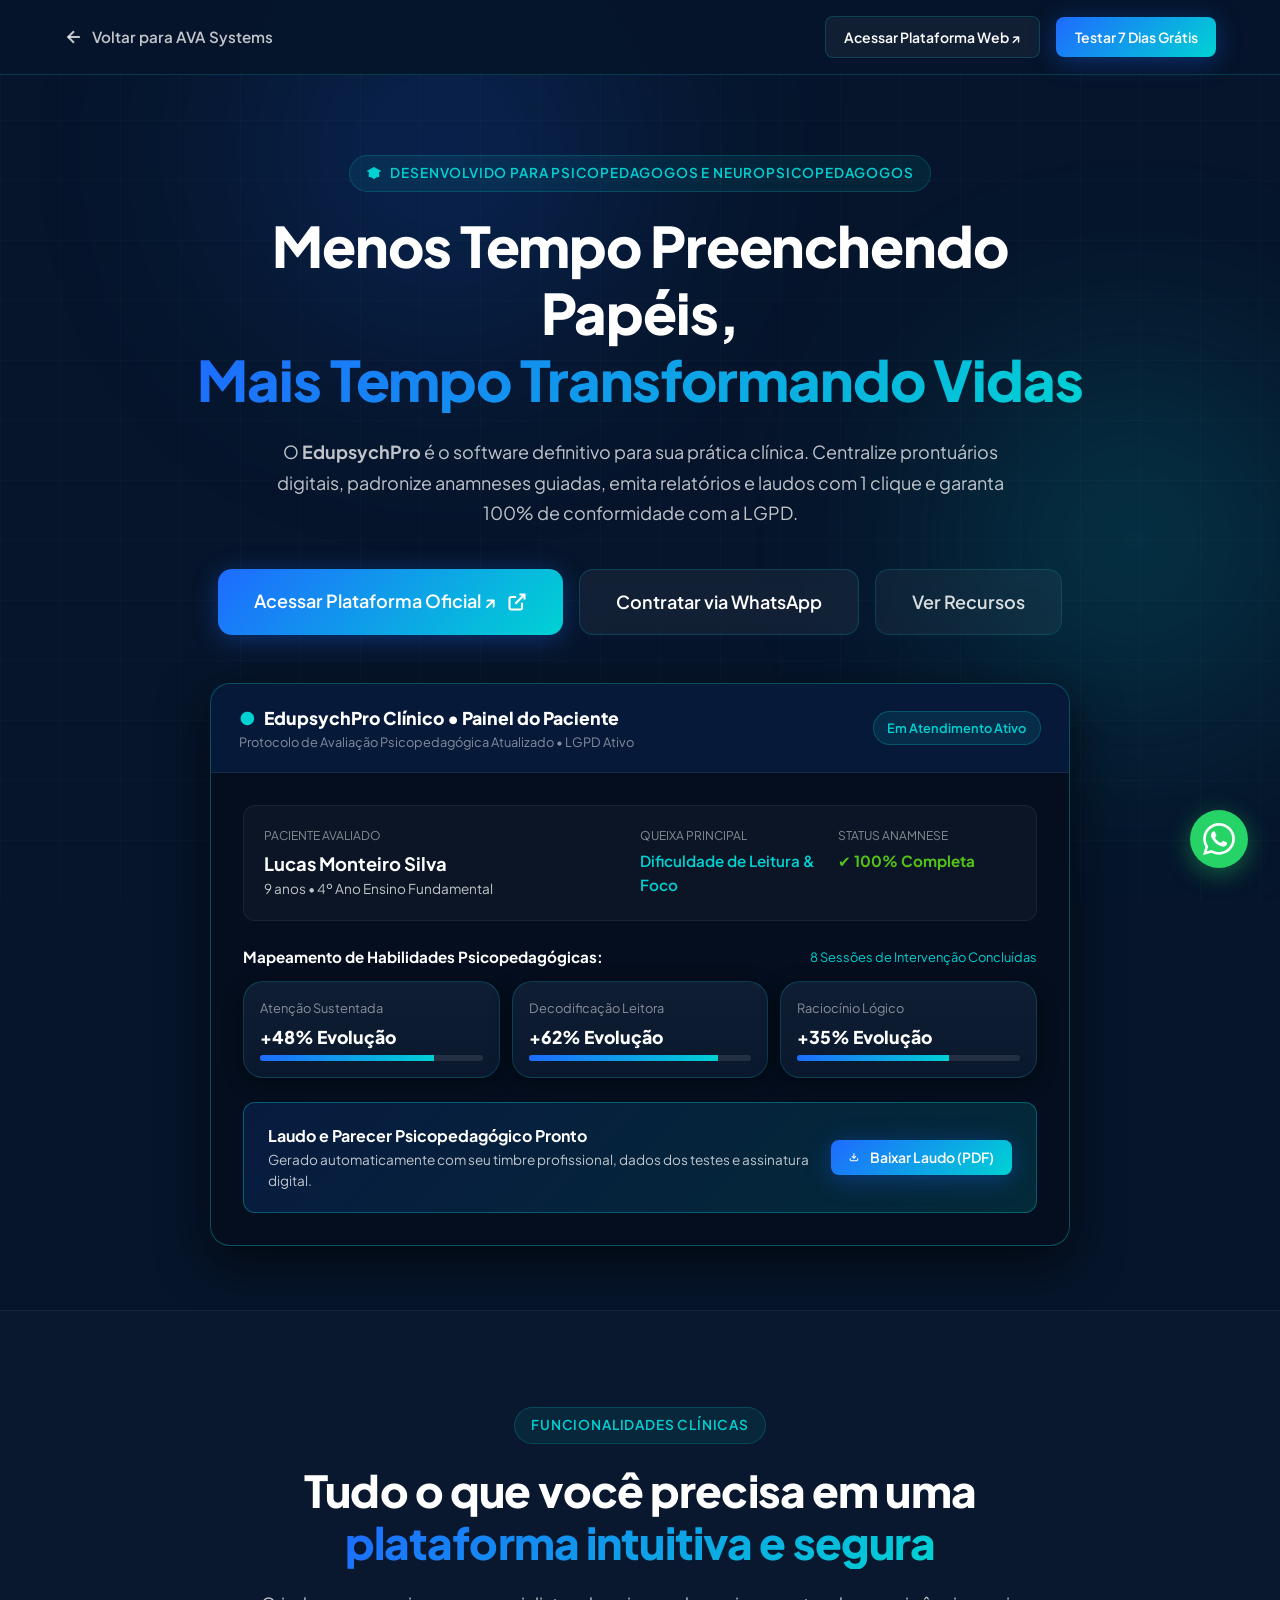
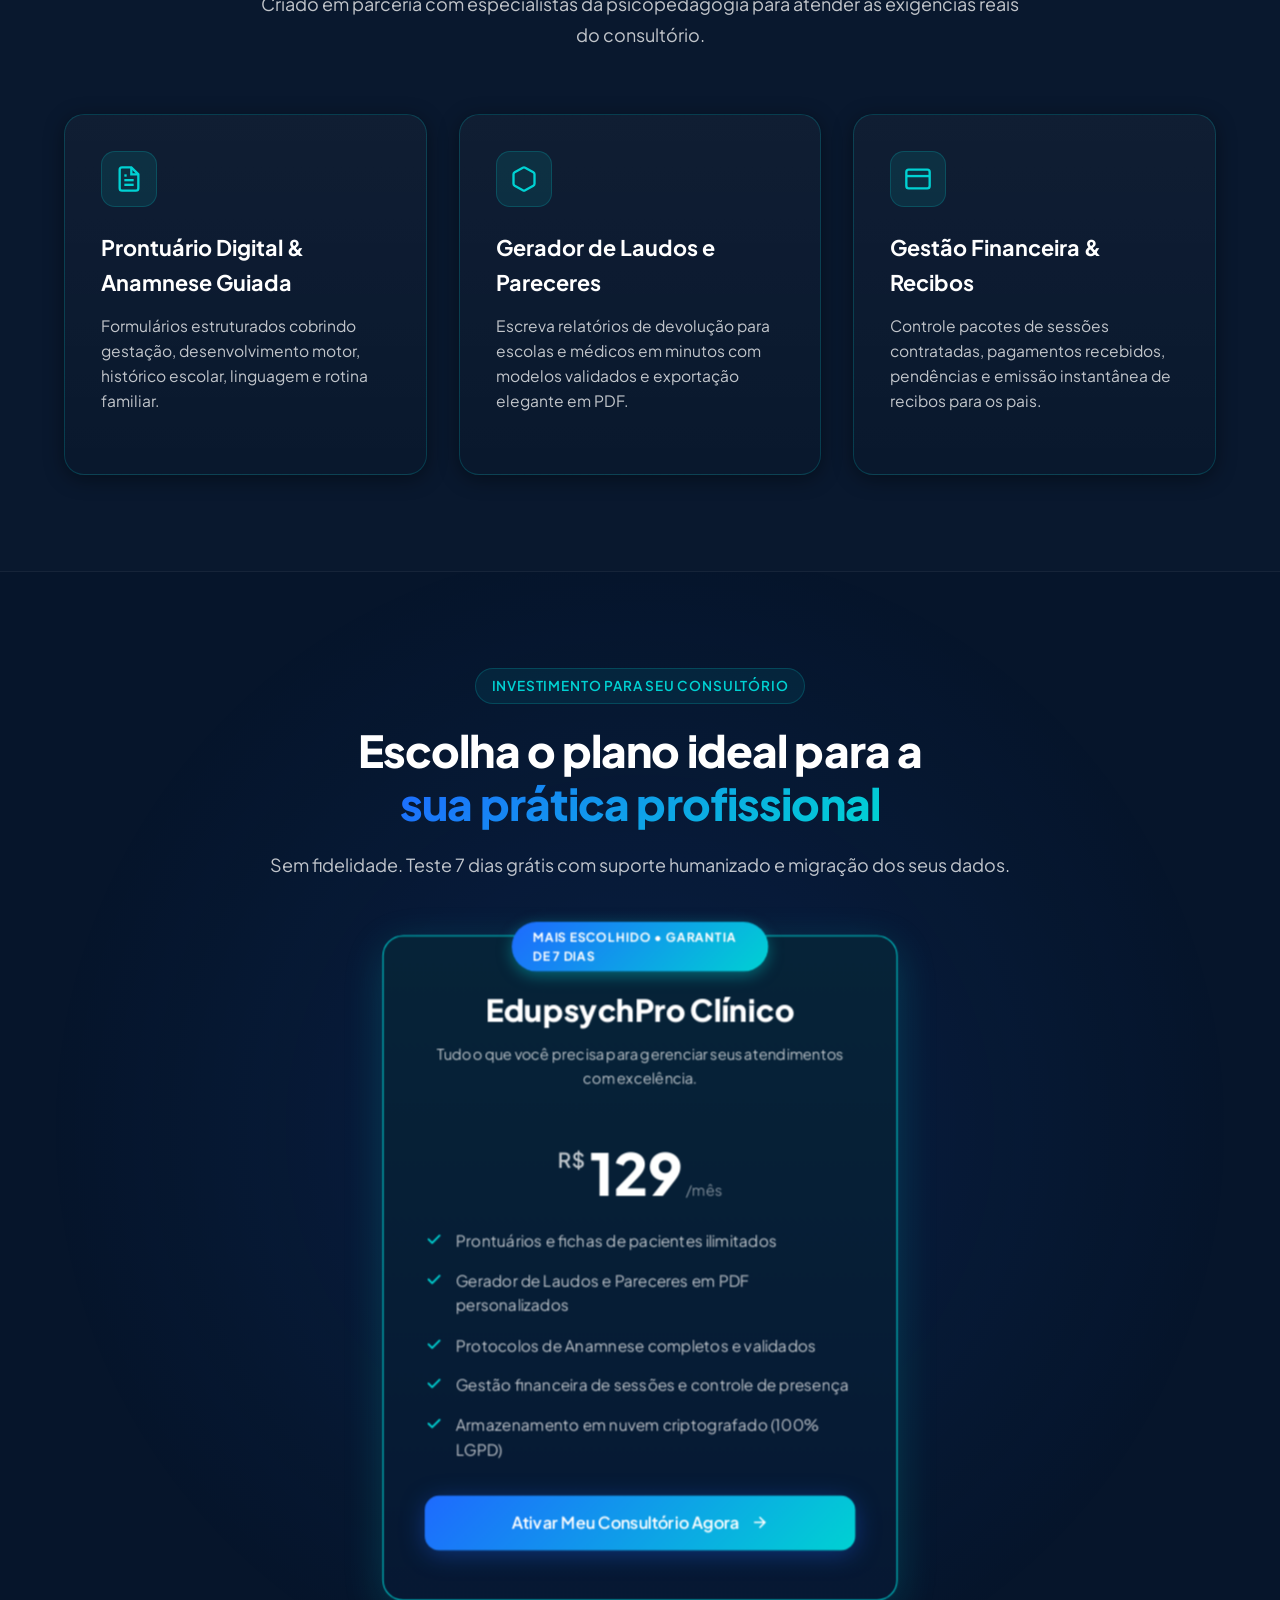
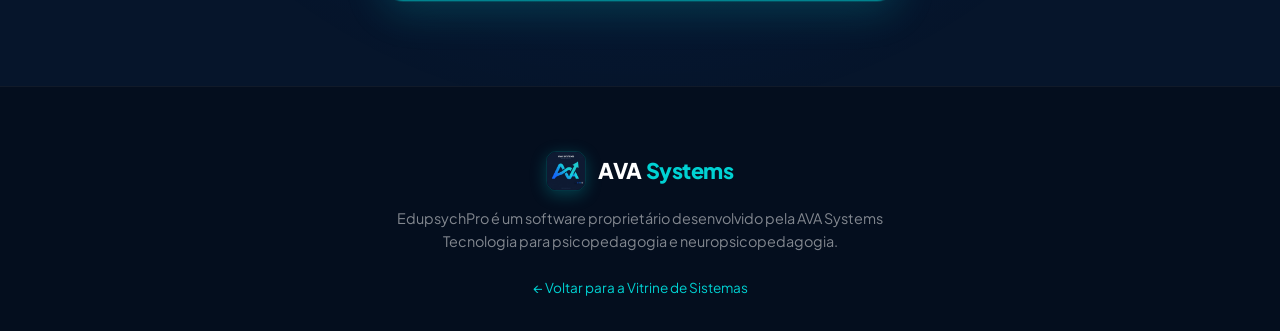
<file: edupsychpro.html>
<!DOCTYPE html>
<html lang="pt-BR">
<head>
  <meta charset="UTF-8">
  <meta name="viewport" content="width=device-width, initial-scale=1.0">
  <title>EdupsychPro • Software de Gestão e Laudos para Psicopedagogos</title>
  <meta name="description" content="A plataforma definitiva para psicopedagogos e neuropsicopedagogos. Prontuários digitais, anamnese estruturada, laudos em PDF e conformidade LGPD.">
  
  <!-- Open Graph / Social Meta -->
  <meta property="og:title" content="EdupsychPro • Software de Gestão e Laudos para Psicopedagogos">
  <meta property="og:description" content="Software completo de gestão clínica, anamneses estruturadas e emissão de laudos em PDF para psicopedagogos e neuropsicopedagogos.">
  <meta property="og:type" content="website">
  <meta property="og:image" content="assets/logo-icon.jpg">
  
  <link rel="preconnect" href="https://fonts.googleapis.com">
  <link rel="preconnect" href="https://fonts.gstatic.com" crossorigin>
  <link href="https://fonts.googleapis.com/css2?family=Plus+Jakarta+Sans:wght@300;400;500;600;700;800&display=swap" rel="stylesheet">
  
  <link rel="icon" type="image/jpeg" href="assets/logo-icon.jpg">
  <link rel="stylesheet" href="styles.css">
  <style>
    .subpage-nav {
      background: rgba(6, 21, 43, 0.92);
      backdrop-filter: blur(16px);
      border-bottom: 1px solid var(--card-border);
      position: sticky;
      top: 0;
      z-index: 100;
      padding: 1rem 0;
    }
    .subpage-nav-inner {
      display: flex;
      justify-content: space-between;
      align-items: center;
    }
    .back-btn {
      display: inline-flex;
      align-items: center;
      gap: 0.5rem;
      color: var(--text-secondary);
      text-decoration: none;
      font-weight: 600;
      font-size: 0.95rem;
      transition: color var(--transition-fast);
    }
    .back-btn:hover {
      color: var(--accent-cyan);
    }
    .hero-landing {
      padding: 5rem 0 4rem 0;
      text-align: center;
    }
    .clinical-showcase-box {
      max-width: 860px;
      margin: 3rem auto 0 auto;
      background: #040e1e;
      border: 1px solid rgba(0, 210, 211, 0.35);
      border-radius: 20px;
      box-shadow: 0 16px 50px rgba(0, 0, 0, 0.65);
      overflow: hidden;
      text-align: left;
    }
    .clinical-topbar {
      background: rgba(30, 107, 255, 0.12);
      border-bottom: 1px solid rgba(255, 255, 255, 0.08);
      padding: 1.25rem 1.75rem;
      display: flex;
      justify-content: space-between;
      align-items: center;
      flex-wrap: wrap;
      gap: 1rem;
    }
    .clinical-body {
      padding: 2rem;
    }
    .patient-header-grid {
      display: grid;
      grid-template-columns: 2fr 1fr 1fr;
      gap: 1.25rem;
      background: rgba(255, 255, 255, 0.03);
      border: 1px solid rgba(255, 255, 255, 0.06);
      border-radius: 12px;
      padding: 1.25rem;
      margin-bottom: 1.5rem;
    }
    .pdf-banner-action {
      display: flex;
      justify-content: space-between;
      align-items: center;
      background: linear-gradient(135deg, rgba(30, 107, 255, 0.15), rgba(0, 210, 211, 0.15));
      border: 1px solid rgba(0, 210, 211, 0.35);
      border-radius: 12px;
      padding: 1.25rem 1.5rem;
      margin-top: 1.5rem;
    }
    @media (max-width: 768px) {
      .patient-header-grid {
        grid-template-columns: 1fr;
      }
      .pdf-banner-action {
        flex-direction: column;
        align-items: flex-start;
        gap: 1rem;
      }
    }
  </style>
</head>
<body>

  <!-- Ambient Glowing Tech Background -->
  <div class="ambient-bg" aria-hidden="true">
    <div class="ambient-orb orb-1"></div>
    <div class="ambient-orb orb-2"></div>
  </div>
  <div class="grid-overlay" aria-hidden="true"></div>

  <!-- Subpage Navigation -->
  <header class="subpage-nav">
    <div class="container subpage-nav-inner">
      <a href="index.html#sistemas" class="back-btn">
        <svg width="20" height="20" viewBox="0 0 24 24" fill="none" stroke="currentColor" stroke-width="2.5">
          <line x1="19" y1="12" x2="5" y2="12"></line>
          <polyline points="12 19 5 12 12 5"></polyline>
        </svg>
        <span>Voltar para AVA Systems</span>
      </a>

      <div style="display: flex; align-items: center; gap: 1rem;">
        <a href="https://app.edupsychpro.tech/" 
           class="btn btn-secondary btn-sm" 
           target="_blank" 
           rel="noopener">
          <span>Acessar Plataforma Web ↗</span>
        </a>
        <a href="https://wa.me/5511999999999?text=Ol%C3%A1!%20Quero%20conhecer%20e%20testar%20o%20EdupsychPro%20para%20psicopedagogos!" 
           class="btn btn-primary btn-sm" 
           target="_blank" 
           rel="noopener">
          <span>Testar 7 Dias Grátis</span>
        </a>
      </div>
    </div>
  </header>

  <main>
    <!-- Product Hero -->
    <section class="hero-landing">
      <div class="container">
        
        <div class="section-badge" style="margin-bottom: 1.25rem;">
          <svg viewBox="0 0 24 24" fill="none" stroke="currentColor" stroke-width="2"><path d="M12 14l9-5-9-5-9 5 9 5z"/><path d="M12 14l6.16-3.422a12.083 12.083 0 0 1 .665 6.479A11.952 11.952 0 0 0 12 20.055a11.952 11.952 0 0 0-6.824-2.998 12.078 12.078 0 0 1 .665-6.479L12 14z"/></svg>
          <span>Desenvolvido para Psicopedagogos e Neuropsicopedagogos</span>
        </div>

        <h1 class="section-title" style="font-size: clamp(2.2rem, 5vw, 3.5rem); max-width: 900px; margin: 0 auto 1.5rem auto;">
          Menos Tempo Preenchendo Papéis, <span class="text-gradient">Mais Tempo Transformando Vidas</span>
        </h1>

        <p class="section-description" style="max-width: 760px; margin: 0 auto 2.5rem auto;">
          O <strong>EdupsychPro</strong> é o software definitivo para sua prática clínica. Centralize prontuários digitais, padronize anamneses guiadas, emita relatórios e laudos com 1 clique e garanta 100% de conformidade com a LGPD.
        </p>

        <div style="display: flex; justify-content: center; gap: 1rem; flex-wrap: wrap;">
          <a href="https://app.edupsychpro.tech/" 
             class="btn btn-primary btn-lg" 
             target="_blank" 
             rel="noopener">
            <span>Acessar Plataforma Oficial ↗</span>
            <svg width="20" height="20" viewBox="0 0 24 24" fill="none" stroke="currentColor" stroke-width="2.5">
              <path d="M18 13v6a2 2 0 0 1-2 2H5a2 2 0 0 1-2-2V8a2 2 0 0 1 2-2h6"/>
              <polyline points="15 3 21 3 21 9"/>
              <line x1="10" y1="14" x2="21" y2="3"/>
            </svg>
          </a>
          <a href="https://wa.me/5511999999999?text=Ol%C3%A1!%20Quero%20contratar%20o%20EdupsychPro%20com%20condi%C3%A7%C3%A3o%20especial!" 
             class="btn btn-secondary btn-lg" 
             target="_blank" 
             rel="noopener">
            <span>Contratar via WhatsApp</span>
          </a>
          <a href="#recursos" class="btn btn-secondary btn-lg" style="opacity: 0.85;">
            <span>Ver Recursos</span>
          </a>
        </div>

        <!-- Realistic Clinical Dashboard Mockup -->
        <div class="clinical-showcase-box">
          <div class="clinical-topbar">
            <div>
              <div style="font-weight: 800; color: #FFFFFF; font-size: 1.1rem; display: flex; align-items: center; gap: 0.5rem;">
                <span style="color: var(--accent-cyan);">●</span> EdupsychPro Clínico • Painel do Paciente
              </div>
              <div style="font-size: 0.8rem; color: var(--text-muted);">Protocolo de Avaliação Psicopedagógica Atualizado • LGPD Ativo</div>
            </div>
            <div>
              <span class="product-status-tag">Em Atendimento Ativo</span>
            </div>
          </div>

          <div class="clinical-body">
            
            <div class="patient-header-grid">
              <div>
                <div style="font-size: 0.75rem; color: var(--text-muted); text-transform: uppercase;">Paciente Avaliado</div>
                <div style="font-size: 1.15rem; font-weight: 700; color: #FFFFFF; margin-top: 0.2rem;">Lucas Monteiro Silva</div>
                <div style="font-size: 0.85rem; color: var(--text-secondary);">9 anos • 4º Ano Ensino Fundamental</div>
              </div>
              <div>
                <div style="font-size: 0.75rem; color: var(--text-muted); text-transform: uppercase;">Queixa Principal</div>
                <div style="font-size: 0.95rem; font-weight: 600; color: var(--accent-cyan); margin-top: 0.2rem;">Dificuldade de Leitura & Foco</div>
              </div>
              <div>
                <div style="font-size: 0.75rem; color: var(--text-muted); text-transform: uppercase;">Status Anamnese</div>
                <div style="font-size: 0.95rem; font-weight: 700; color: #52c41a; margin-top: 0.2rem;">✔ 100% Completa</div>
              </div>
            </div>

            <!-- Cognitive Skills Overview -->
            <div style="margin-bottom: 1.5rem;">
              <div style="display: flex; justify-content: space-between; align-items: center; margin-bottom: 0.75rem;">
                <span style="font-weight: 700; color: #FFFFFF; font-size: 0.95rem;">Mapeamento de Habilidades Psicopedagógicas:</span>
                <span style="font-size: 0.8rem; color: var(--accent-cyan);">8 Sessões de Intervenção Concluídas</span>
              </div>
              
              <div style="display: grid; grid-template-columns: repeat(3, 1fr); gap: 0.75rem;">
                <div class="glass-card" style="padding: 1rem;">
                  <div style="font-size: 0.8rem; color: var(--text-muted);">Atenção Sustentada</div>
                  <div style="font-size: 1.1rem; font-weight: 800; color: #FFFFFF; margin: 0.25rem 0;">+48% Evolução</div>
                  <div style="height: 6px; background: rgba(255,255,255,0.1); border-radius: 4px; overflow: hidden;">
                    <div style="height: 100%; width: 78%; background: var(--gradient-brand);"></div>
                  </div>
                </div>

                <div class="glass-card" style="padding: 1rem;">
                  <div style="font-size: 0.8rem; color: var(--text-muted);">Decodificação Leitora</div>
                  <div style="font-size: 1.1rem; font-weight: 800; color: #FFFFFF; margin: 0.25rem 0;">+62% Evolução</div>
                  <div style="height: 6px; background: rgba(255,255,255,0.1); border-radius: 4px; overflow: hidden;">
                    <div style="height: 100%; width: 85%; background: var(--gradient-brand);"></div>
                  </div>
                </div>

                <div class="glass-card" style="padding: 1rem;">
                  <div style="font-size: 0.8rem; color: var(--text-muted);">Raciocínio Lógico</div>
                  <div style="font-size: 1.1rem; font-weight: 800; color: #FFFFFF; margin: 0.25rem 0;">+35% Evolução</div>
                  <div style="height: 6px; background: rgba(255,255,255,0.1); border-radius: 4px; overflow: hidden;">
                    <div style="height: 100%; width: 68%; background: var(--gradient-brand);"></div>
                  </div>
                </div>
              </div>
            </div>

            <!-- PDF Generation Banner -->
            <div class="pdf-banner-action">
              <div>
                <div style="font-weight: 700; color: #FFFFFF; font-size: 1rem;">Laudo e Parecer Psicopedagógico Pronto</div>
                <div style="font-size: 0.85rem; color: var(--text-secondary);">Gerado automaticamente com seu timbre profissional, dados dos testes e assinatura digital.</div>
              </div>
              <button class="btn btn-primary btn-sm" onclick="alert('Demonstração: Laudo em PDF gerado com sucesso!')">
                <svg width="16" height="16" viewBox="0 0 24 24" fill="none" stroke="currentColor" stroke-width="2.5"><path d="M21 15v4a2 2 0 0 1-2 2H5a2 2 0 0 1-2-2v-4"/><polyline points="7 10 12 15 17 10"/><line x1="12" y1="15" x2="12" y2="3"/></svg>
                <span>Baixar Laudo (PDF)</span>
              </button>
            </div>

          </div>
        </div>

      </div>
    </section>

    <!-- Key Modules / Features Section -->
    <section id="recursos" style="background: rgba(255, 255, 255, 0.015); border-top: 1px solid rgba(255, 255, 255, 0.05); border-bottom: 1px solid rgba(255, 255, 255, 0.05);">
      <div class="container">
        <div class="section-header">
          <div class="section-badge">
            <span>Funcionalidades Clínicas</span>
          </div>
          <h2 class="section-title">
            Tudo o que você precisa em uma <span class="text-gradient">plataforma intuitiva e segura</span>
          </h2>
          <p class="section-description">
            Criado em parceria com especialistas da psicopedagogia para atender as exigências reais do consultório.
          </p>
        </div>

        <div class="features-grid">
          <div class="glass-card feature-card">
            <div class="feature-icon-wrapper">
              <svg viewBox="0 0 24 24" fill="none" stroke="currentColor" stroke-width="2"><path d="M14 2H6a2 2 0 0 0-2 2v16a2 2 0 0 0 2 2h12a2 2 0 0 0 2-2V8z"/><polyline points="14 2 14 8 20 8"/><line x1="16" y1="13" x2="8" y2="13"/><line x1="16" y1="17" x2="8" y2="17"/><polyline points="10 9 9 9 8 9"/></svg>
            </div>
            <h3 class="feature-title">Prontuário Digital & Anamnese Guiada</h3>
            <p class="feature-desc">
              Formulários estruturados cobrindo gestação, desenvolvimento motor, histórico escolar, linguagem e rotina familiar.
            </p>
          </div>

          <div class="glass-card feature-card">
            <div class="feature-icon-wrapper">
              <svg viewBox="0 0 24 24" fill="none" stroke="currentColor" stroke-width="2"><path d="M21 16V8a2 2 0 0 0-1-1.73l-7-4a2 2 0 0 0-2 0l-7 4A2 2 0 0 0 3 8v8a2 2 0 0 0 1 1.73l7 4a2 2 0 0 0 2 0l7-4A2 2 0 0 0 21 16z"/></svg>
            </div>
            <h3 class="feature-title">Gerador de Laudos e Pareceres</h3>
            <p class="feature-desc">
              Escreva relatórios de devolução para escolas e médicos em minutos com modelos validados e exportação elegante em PDF.
            </p>
          </div>

          <div class="glass-card feature-card">
            <div class="feature-icon-wrapper">
              <svg viewBox="0 0 24 24" fill="none" stroke="currentColor" stroke-width="2"><rect x="2" y="4" width="20" height="16" rx="2"/><path d="M7 15h0M2 9.5h20"/></svg>
            </div>
            <h3 class="feature-title">Gestão Financeira & Recibos</h3>
            <p class="feature-desc">
              Controle pacotes de sessões contratadas, pagamentos recebidos, pendências e emissão instantânea de recibos para os pais.
            </p>
          </div>
        </div>
      </div>
    </section>

    <!-- Pricing Section for EdupsychPro -->
    <section style="background: radial-gradient(circle at 50% 50%, rgba(30, 107, 255, 0.12) 0%, transparent 70%);">
      <div class="container">
        <div class="section-header">
          <div class="section-badge">
            <span>Investimento para seu Consultório</span>
          </div>
          <h2 class="section-title">
            Escolha o plano ideal para a <span class="text-gradient">sua prática profissional</span>
          </h2>
          <p class="section-description">
            Sem fidelidade. Teste 7 dias grátis com suporte humanizado e migração dos seus dados.
          </p>
        </div>

        <div style="max-width: 500px; margin: 0 auto;">
          <div class="glass-card pricing-card featured" style="padding: 3rem 2.5rem;">
            <span class="featured-ribbon">Mais Escolhido • Garantia de 7 Dias</span>
            <div class="plan-header" style="text-align: center;">
              <h3 class="plan-name" style="font-size: 1.85rem;">EdupsychPro Clínico</h3>
              <p class="plan-desc">Tudo o que você precisa para gerenciar seus atendimentos com excelência.</p>
            </div>
            <div class="plan-price-wrapper" style="text-align: center; margin: 1.5rem 0;">
              <span class="plan-currency">R$</span>
              <span class="plan-price" style="font-size: 3.5rem;">129</span>
              <span class="plan-period">/mês</span>
            </div>
            <ul class="plan-features-list" style="margin-bottom: 2rem;">
              <li>
                <svg viewBox="0 0 20 20" fill="currentColor"><path fill-rule="evenodd" d="M16.707 5.293a1 1 0 010 1.414l-8 8a1 1 0 01-1.414 0l-4-4a1 1 0 011.414-1.414L8 12.586l7.293-7.293a1 1 0 011.414 0z" clip-rule="evenodd"></path></svg>
                Prontuários e fichas de pacientes ilimitados
              </li>
              <li>
                <svg viewBox="0 0 20 20" fill="currentColor"><path fill-rule="evenodd" d="M16.707 5.293a1 1 0 010 1.414l-8 8a1 1 0 01-1.414 0l-4-4a1 1 0 011.414-1.414L8 12.586l7.293-7.293a1 1 0 011.414 0z" clip-rule="evenodd"></path></svg>
                Gerador de Laudos e Pareceres em PDF personalizados
              </li>
              <li>
                <svg viewBox="0 0 20 20" fill="currentColor"><path fill-rule="evenodd" d="M16.707 5.293a1 1 0 010 1.414l-8 8a1 1 0 01-1.414 0l-4-4a1 1 0 011.414-1.414L8 12.586l7.293-7.293a1 1 0 011.414 0z" clip-rule="evenodd"></path></svg>
                Protocolos de Anamnese completos e validados
              </li>
              <li>
                <svg viewBox="0 0 20 20" fill="currentColor"><path fill-rule="evenodd" d="M16.707 5.293a1 1 0 010 1.414l-8 8a1 1 0 01-1.414 0l-4-4a1 1 0 011.414-1.414L8 12.586l7.293-7.293a1 1 0 011.414 0z" clip-rule="evenodd"></path></svg>
                Gestão financeira de sessões e controle de presença
              </li>
              <li>
                <svg viewBox="0 0 20 20" fill="currentColor"><path fill-rule="evenodd" d="M16.707 5.293a1 1 0 010 1.414l-8 8a1 1 0 01-1.414 0l-4-4a1 1 0 011.414-1.414L8 12.586l7.293-7.293a1 1 0 011.414 0z" clip-rule="evenodd"></path></svg>
                Armazenamento em nuvem criptografado (100% LGPD)
              </li>
            </ul>

            <a href="https://wa.me/5511999999999?text=Ol%C3%A1!%20Quero%20contratar%20o%20EdupsychPro%20Cl%C3%ADnico%20por%20R$%20129/m%C3%AAs" 
               class="btn btn-primary" 
               style="width: 100%;" 
               target="_blank" 
               rel="noopener">
              <span>Ativar Meu Consultório Agora</span>
              <svg width="18" height="18" viewBox="0 0 24 24" fill="none" stroke="currentColor" stroke-width="2">
                <path d="M5 12h14M12 5l7 7-7 7"/>
              </svg>
            </a>
          </div>
        </div>
      </div>
    </section>

  </main>

  <!-- Footer -->
  <footer class="site-footer">
    <div class="container" style="text-align: center;">
      <a href="index.html" class="brand-logo" style="justify-content: center; margin-bottom: 1rem;">
        <img src="assets/logo-icon.jpg" alt="AVA Systems Logo" class="brand-logo-img">
        <span class="brand-name">AVA <span>Systems</span></span>
      </a>
      <p style="color: var(--text-muted); font-size: 0.9rem; max-width: 500px; margin: 0 auto 1.5rem auto;">
        EdupsychPro é um software proprietário desenvolvido pela AVA Systems Tecnologia para psicopedagogia e neuropsicopedagogia.
      </p>
      <div style="font-size: 0.85rem; color: var(--text-muted);">
        <a href="index.html#sistemas" style="color: var(--accent-cyan); text-decoration: none;">← Voltar para a Vitrine de Sistemas</a>
      </div>
    </div>
  </footer>

  <!-- Floating WhatsApp CTA -->
  <a href="https://wa.me/5511999999999?text=Ol%C3%A1!%20Gostaria%20de%20tirar%20d%C3%BAvidas%20sobre%20o%20EdupsychPro" 
     class="floating-whatsapp" 
     target="_blank" 
     rel="noopener" 
     aria-label="Falar no WhatsApp sobre o EdupsychPro">
    <svg viewBox="0 0 24 24">
      <path d="M.057 24l1.687-6.163c-1.041-1.804-1.588-3.849-1.587-5.946.003-6.556 5.338-11.891 11.893-11.891 3.181.001 6.167 1.24 8.413 3.488 2.245 2.248 3.481 5.236 3.48 8.414-.003 6.557-5.338 11.892-11.893 11.892-1.99-.001-3.951-.5-5.688-1.448l-6.305 1.654zm6.597-3.807c1.676.995 3.276 1.591 5.392 1.592 5.448 0 9.886-4.434 9.889-9.885.002-5.462-4.415-9.89-9.881-9.892-5.452 0-9.887 4.434-9.889 9.884-.001 2.225.651 3.891 1.746 5.634l-.999 3.648 3.742-.981zm11.387-5.464c-.074-.124-.272-.198-.57-.347-.297-.149-1.758-.868-2.031-.967-.272-.099-.47-.149-.669.149-.198.297-.768.967-.941 1.165-.173.198-.347.223-.644.074-.297-.149-1.255-.462-2.39-1.475-.883-.788-1.48-1.761-1.653-2.059-.173-.297-.018-.458.13-.606.134-.133.297-.347.446-.521.151-.172.2-.296.3-.495.099-.198.05-.372-.025-.521-.075-.148-.669-1.611-.916-2.206-.242-.579-.487-.501-.669-.51l-.57-.01c-.198 0-.52.074-.792.372s-1.04 1.016-1.04 2.479 1.065 2.876 1.213 3.074c.149.198 2.095 3.2 5.076 4.487.709.306 1.263.489 1.694.626.712.226 1.36.194 1.872.118.571-.085 1.758-.719 2.006-1.413.248-.695.248-1.29.173-1.414z"/>
    </svg>
  </a>

</body>
</html>
</file>
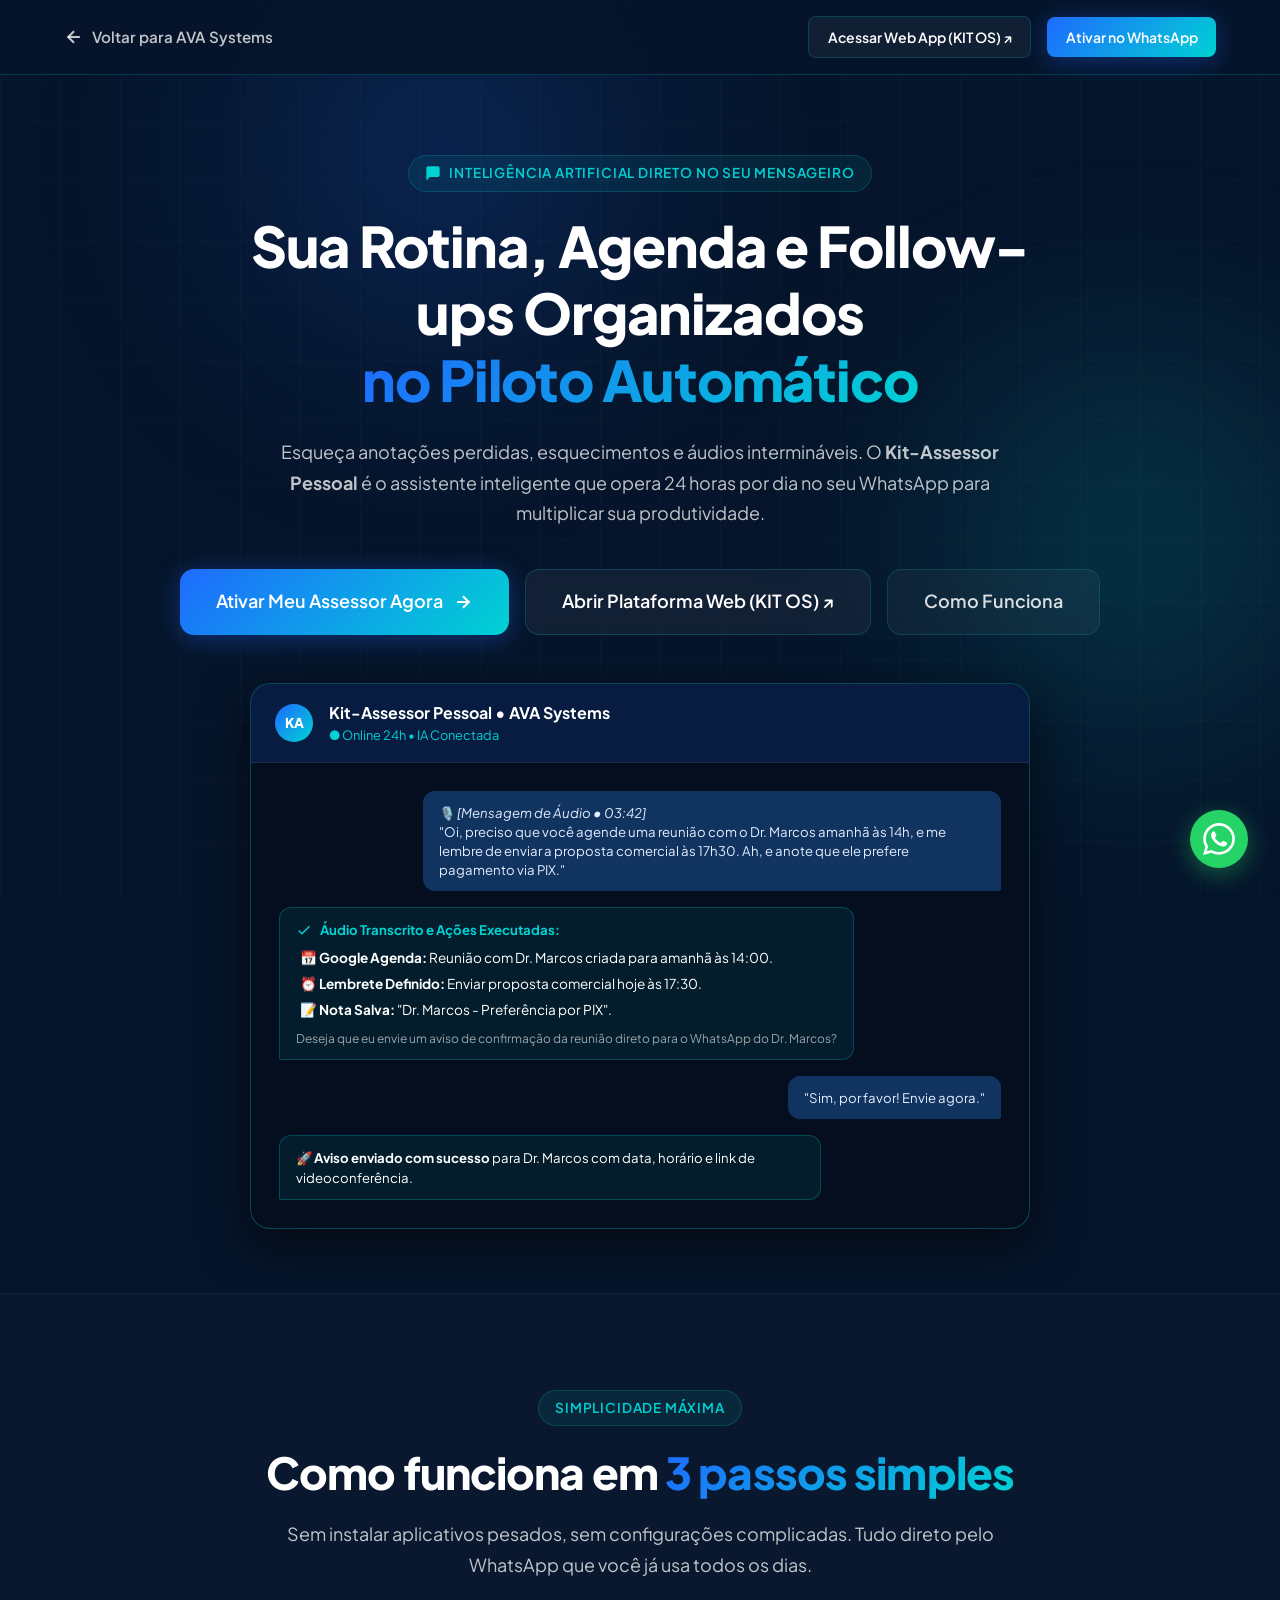
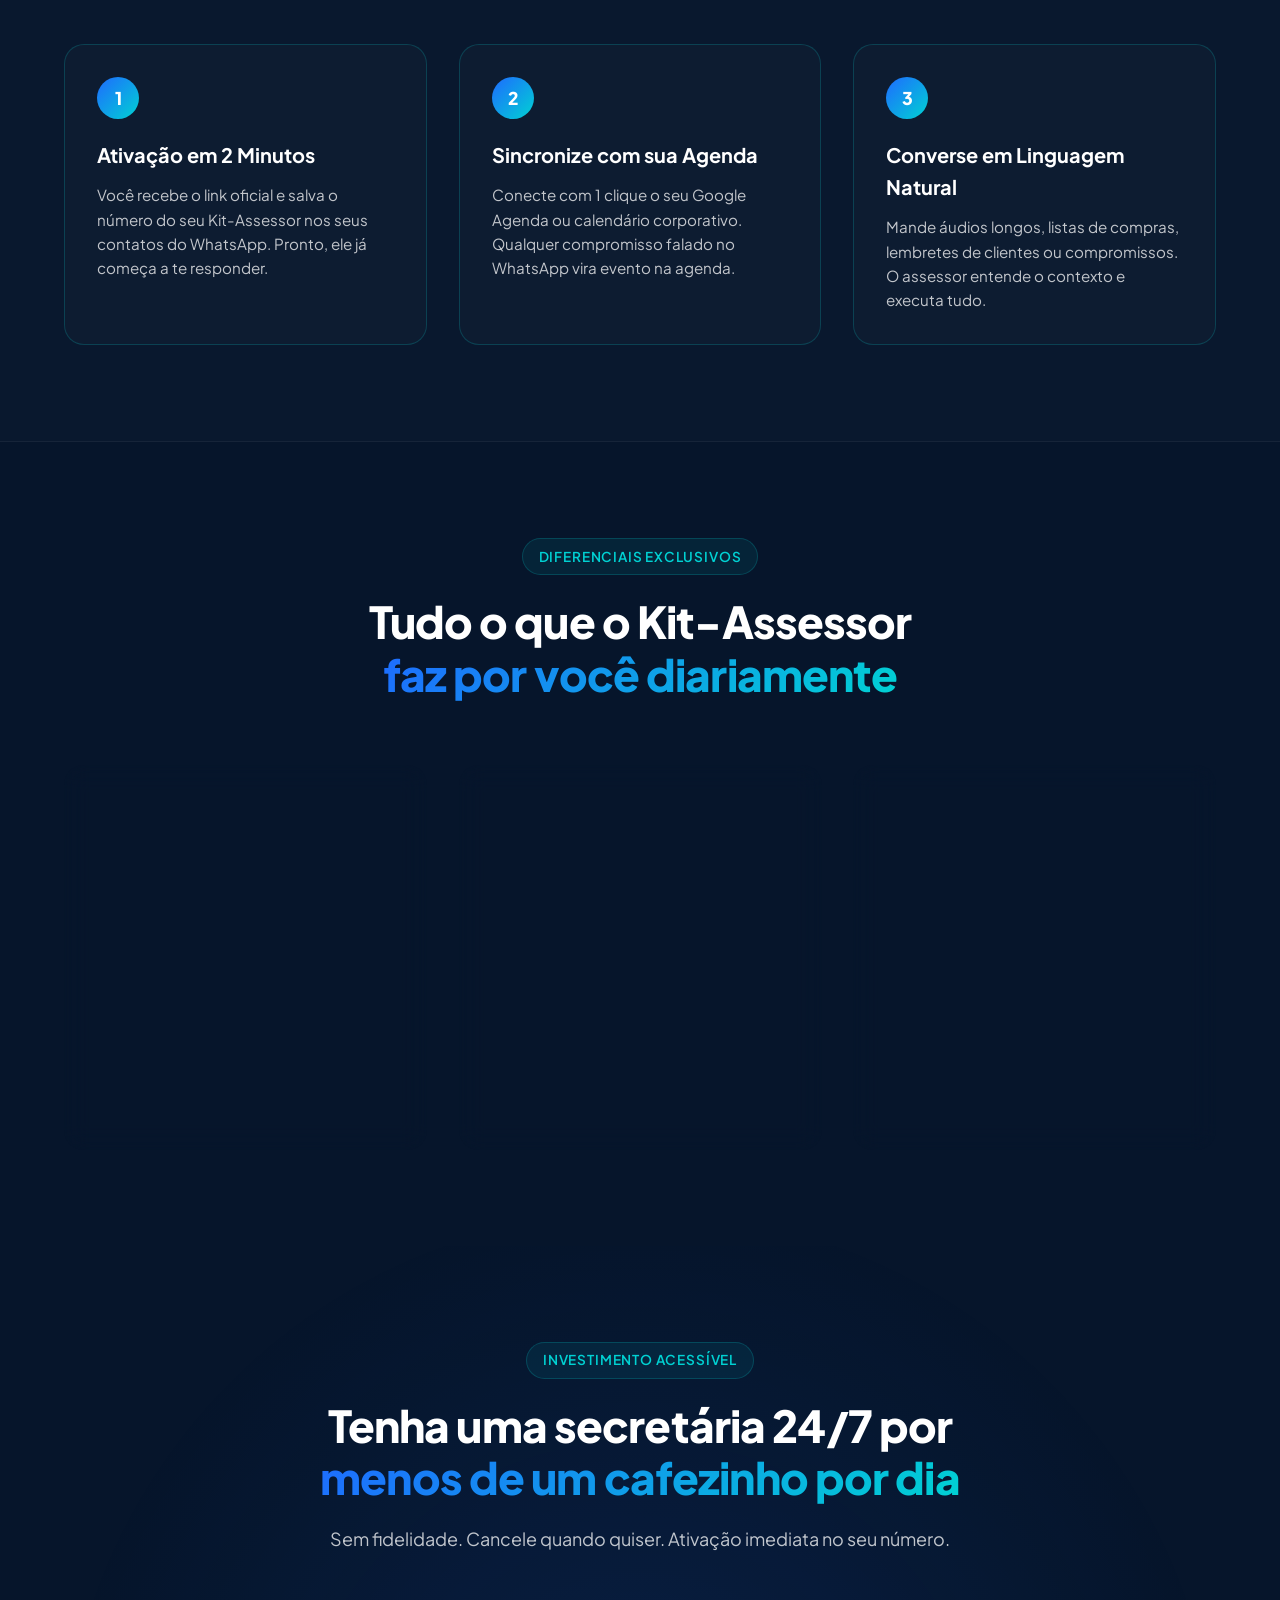
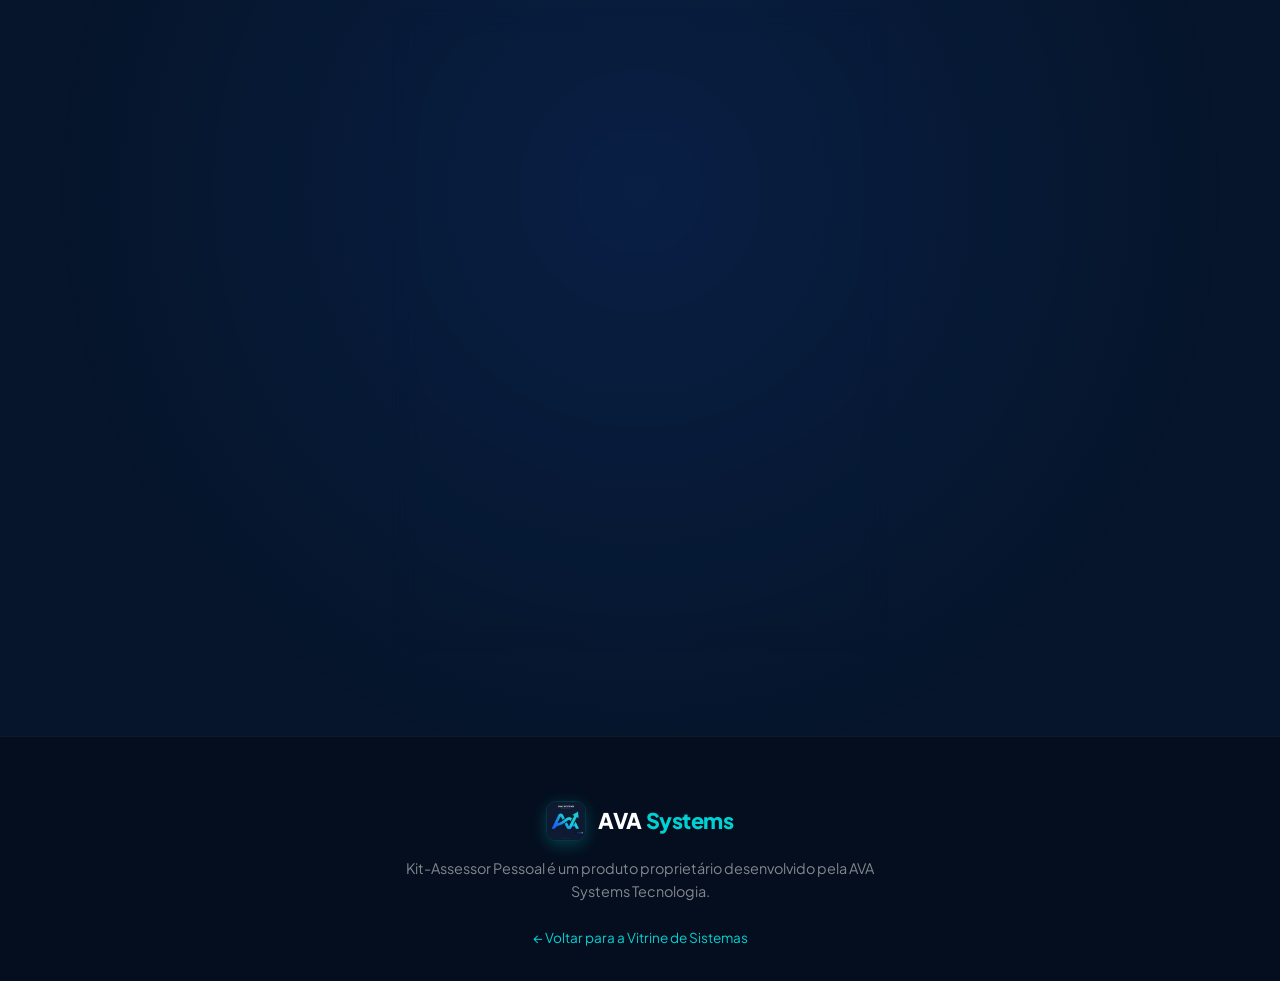
<file: kit-assessor.html>
<!DOCTYPE html>
<html lang="pt-BR">
<head>
  <meta charset="UTF-8">
  <meta name="viewport" content="width=device-width, initial-scale=1.0">
  <title>Kit-Assessor Pessoal no WhatsApp • AVA Systems</title>
  <meta name="description" content="Sua secretária executiva e assistente inteligente 24/7 diretamente no seu WhatsApp. Transcrição de áudios, agenda, lembretes e follow-ups automáticos.">
  
  <!-- Open Graph / Social Meta -->
  <meta property="og:title" content="Kit-Assessor Pessoal no WhatsApp • AVA Systems">
  <meta property="og:description" content="Secretária executiva 24/7 no WhatsApp. Transcrição de áudios, agenda Google, lembretes e automação de follow-ups.">
  <meta property="og:type" content="website">
  <meta property="og:image" content="assets/logo-icon.jpg">
  
  <link rel="preconnect" href="https://fonts.googleapis.com">
  <link rel="preconnect" href="https://fonts.gstatic.com" crossorigin>
  <link href="https://fonts.googleapis.com/css2?family=Plus+Jakarta+Sans:wght@300;400;500;600;700;800&display=swap" rel="stylesheet">
  
  <link rel="icon" type="image/jpeg" href="assets/logo-icon.jpg">
  <link rel="stylesheet" href="styles.css">
  <style>
    .subpage-nav {
      background: rgba(6, 21, 43, 0.92);
      backdrop-filter: blur(16px);
      border-bottom: 1px solid var(--card-border);
      position: sticky;
      top: 0;
      z-index: 100;
      padding: 1rem 0;
    }
    .subpage-nav-inner {
      display: flex;
      justify-content: space-between;
      align-items: center;
    }
    .back-btn {
      display: inline-flex;
      align-items: center;
      gap: 0.5rem;
      color: var(--text-secondary);
      text-decoration: none;
      font-weight: 600;
      font-size: 0.95rem;
      transition: color var(--transition-fast);
    }
    .back-btn:hover {
      color: var(--accent-cyan);
    }
    .hero-landing {
      padding: 5rem 0 4rem 0;
      text-align: center;
    }
    .chat-showcase-box {
      max-width: 780px;
      margin: 3rem auto 0 auto;
      background: #040e1e;
      border: 1px solid rgba(0, 210, 211, 0.3);
      border-radius: 20px;
      box-shadow: 0 16px 50px rgba(0, 0, 0, 0.6);
      overflow: hidden;
      text-align: left;
    }
    .chat-topbar {
      background: rgba(30, 107, 255, 0.15);
      border-bottom: 1px solid rgba(255, 255, 255, 0.08);
      padding: 1rem 1.5rem;
      display: flex;
      align-items: center;
      gap: 1rem;
    }
    .steps-grid {
      display: grid;
      grid-template-columns: repeat(3, 1fr);
      gap: 2rem;
      margin-top: 3rem;
    }
    .step-card {
      background: rgba(255, 255, 255, 0.02);
      border: 1px solid var(--card-border);
      border-radius: var(--radius-lg);
      padding: 2rem;
      position: relative;
    }
    .step-number {
      width: 42px;
      height: 42px;
      border-radius: 50%;
      background: var(--gradient-brand);
      color: #FFFFFF;
      font-weight: 800;
      display: flex;
      align-items: center;
      justify-content: center;
      margin-bottom: 1.25rem;
      font-size: 1.1rem;
    }
    @media (max-width: 860px) {
      .steps-grid {
        grid-template-columns: 1fr;
      }
    }
  </style>
</head>
<body>

  <!-- Ambient Glowing Tech Background -->
  <div class="ambient-bg" aria-hidden="true">
    <div class="ambient-orb orb-1"></div>
    <div class="ambient-orb orb-2"></div>
  </div>
  <div class="grid-overlay" aria-hidden="true"></div>

  <!-- Subpage Navigation -->
  <header class="subpage-nav">
    <div class="container subpage-nav-inner">
      <a href="index.html#sistemas" class="back-btn">
        <svg width="20" height="20" viewBox="0 0 24 24" fill="none" stroke="currentColor" stroke-width="2.5">
          <line x1="19" y1="12" x2="5" y2="12"></line>
          <polyline points="12 19 5 12 12 5"></polyline>
        </svg>
        <span>Voltar para AVA Systems</span>
      </a>

      <div style="display: flex; align-items: center; gap: 1rem;">
        <a href="https://137.131.160.171.nip.io/#" 
           class="btn btn-secondary btn-sm" 
           target="_blank" 
           rel="noopener">
          <span>Acessar Web App (KIT OS) ↗</span>
        </a>
        <a href="https://wa.me/5511999999999?text=Ol%C3%A1!%20Quero%20ativar%20meu%20Kit-Assessor%20Pessoal%20no%20WhatsApp!" 
           class="btn btn-primary btn-sm" 
           target="_blank" 
           rel="noopener">
          <span>Ativar no WhatsApp</span>
        </a>
      </div>
    </div>
  </header>

  <main>
    <!-- Product Hero -->
    <section class="hero-landing">
      <div class="container">
        
        <div class="section-badge" style="margin-bottom: 1.25rem;">
          <svg viewBox="0 0 24 24" fill="none" stroke="currentColor" stroke-width="2"><path d="M21 15a2 2 0 0 1-2 2H7l-4 4V5a2 2 0 0 1 2-2h14a2 2 0 0 1 2 2z"/></svg>
          <span>Inteligência Artificial Direto no seu Mensageiro</span>
        </div>

        <h1 class="section-title" style="font-size: clamp(2.2rem, 5vw, 3.5rem); max-width: 860px; margin: 0 auto 1.5rem auto;">
          Sua Rotina, Agenda e Follow-ups Organizados <span class="text-gradient">no Piloto Automático</span>
        </h1>

        <p class="section-description" style="max-width: 720px; margin: 0 auto 2.5rem auto;">
          Esqueça anotações perdidas, esquecimentos e áudios intermináveis. O <strong>Kit-Assessor Pessoal</strong> é o assistente inteligente que opera 24 horas por dia no seu WhatsApp para multiplicar sua produtividade.
        </p>

        <div style="display: flex; justify-content: center; gap: 1rem; flex-wrap: wrap;">
          <a href="https://wa.me/5511999999999?text=Ol%C3%A1!%20Quero%20ativar%20meu%20Kit-Assessor%20Pessoal%20no%20WhatsApp!" 
             class="btn btn-primary btn-lg" 
             target="_blank" 
             rel="noopener">
            <span>Ativar Meu Assessor Agora</span>
            <svg width="20" height="20" viewBox="0 0 24 24" fill="none" stroke="currentColor" stroke-width="2.5">
              <path d="M5 12h14M12 5l7 7-7 7"/>
            </svg>
          </a>
          <a href="https://137.131.160.171.nip.io/#" 
             class="btn btn-secondary btn-lg" 
             target="_blank" 
             rel="noopener">
            <span>Abrir Plataforma Web (KIT OS) ↗</span>
          </a>
          <a href="#como-funciona" class="btn btn-secondary btn-lg" style="opacity: 0.85;">
            <span>Como Funciona</span>
          </a>
        </div>

        <!-- Realistic WhatsApp Interface Simulator -->
        <div class="chat-showcase-box">
          <div class="chat-topbar">
            <div class="wa-avatar">KA</div>
            <div>
              <div style="color: #FFFFFF; font-weight: 700; font-size: 1rem;">Kit-Assessor Pessoal • AVA Systems</div>
              <div style="color: var(--accent-cyan); font-size: 0.8rem;">● Online 24h • IA Conectada</div>
            </div>
          </div>
          <div style="padding: 1.75rem; display: flex; flex-direction: column; gap: 1rem;">
            
            <div class="wa-bubble wa-bubble-user" style="max-width: 80%;">
              🎙️ <em>[Mensagem de Áudio • 03:42]</em><br>
              "Oi, preciso que você agende uma reunião com o Dr. Marcos amanhã às 14h, e me lembre de enviar a proposta comercial às 17h30. Ah, e anote que ele prefere pagamento via PIX."
            </div>

            <div class="wa-bubble wa-bubble-bot" style="max-width: 85%;">
              <div style="display: flex; align-items: center; gap: 0.5rem; margin-bottom: 0.5rem; color: var(--accent-cyan); font-weight: 700;">
                <svg width="16" height="16" viewBox="0 0 24 24" fill="currentColor"><path d="M9 16.17L4.83 12l-1.42 1.41L9 19 21 7l-1.41-1.41z"/></svg>
                Áudio Transcrito e Ações Executadas:
              </div>
              <ul style="list-style: none; display: flex; flex-direction: column; gap: 0.4rem; font-size: 0.85rem; padding-left: 0.25rem;">
                <li>📅 <strong>Google Agenda:</strong> Reunião com Dr. Marcos criada para amanhã às 14:00.</li>
                <li>⏰ <strong>Lembrete Definido:</strong> Enviar proposta comercial hoje às 17:30.</li>
                <li>📝 <strong>Nota Salva:</strong> "Dr. Marcos - Preferência por PIX".</li>
              </ul>
              <div style="margin-top: 0.65rem; font-size: 0.75rem; color: rgba(255, 255, 255, 0.6);">
                Deseja que eu envie um aviso de confirmação da reunião direto para o WhatsApp do Dr. Marcos?
              </div>
            </div>

            <div class="wa-bubble wa-bubble-user" style="max-width: 60%;">
              "Sim, por favor! Envie agora."
            </div>

            <div class="wa-bubble wa-bubble-bot" style="max-width: 75%;">
              🚀 <strong>Aviso enviado com sucesso</strong> para Dr. Marcos com data, horário e link de videoconferência.
            </div>

          </div>
        </div>

      </div>
    </section>

    <!-- How it Works (3 Steps) -->
    <section id="como-funciona" style="background: rgba(255, 255, 255, 0.015); border-top: 1px solid rgba(255, 255, 255, 0.05); border-bottom: 1px solid rgba(255, 255, 255, 0.05);">
      <div class="container">
        <div class="section-header">
          <div class="section-badge">
            <span>Simplicidade Máxima</span>
          </div>
          <h2 class="section-title">
            Como funciona em <span class="text-gradient">3 passos simples</span>
          </h2>
          <p class="section-description">
            Sem instalar aplicativos pesados, sem configurações complicadas. Tudo direto pelo WhatsApp que você já usa todos os dias.
          </p>
        </div>

        <div class="steps-grid">
          <div class="step-card">
            <div class="step-number">1</div>
            <h3 style="font-size: 1.25rem; color: #FFFFFF; margin-bottom: 0.75rem;">Ativação em 2 Minutos</h3>
            <p style="color: var(--text-secondary); font-size: 0.95rem; line-height: 1.6;">
              Você recebe o link oficial e salva o número do seu Kit-Assessor nos seus contatos do WhatsApp. Pronto, ele já começa a te responder.
            </p>
          </div>

          <div class="step-card">
            <div class="step-number">2</div>
            <h3 style="font-size: 1.25rem; color: #FFFFFF; margin-bottom: 0.75rem;">Sincronize com sua Agenda</h3>
            <p style="color: var(--text-secondary); font-size: 0.95rem; line-height: 1.6;">
              Conecte com 1 clique o seu Google Agenda ou calendário corporativo. Qualquer compromisso falado no WhatsApp vira evento na agenda.
            </p>
          </div>

          <div class="step-card">
            <div class="step-number">3</div>
            <h3 style="font-size: 1.25rem; color: #FFFFFF; margin-bottom: 0.75rem;">Converse em Linguagem Natural</h3>
            <p style="color: var(--text-secondary); font-size: 0.95rem; line-height: 1.6;">
              Mande áudios longos, listas de compras, lembretes de clientes ou compromissos. O assessor entende o contexto e executa tudo.
            </p>
          </div>
        </div>
      </div>
    </section>

    <!-- Key Features Grid -->
    <section>
      <div class="container">
        <div class="section-header">
          <div class="section-badge">
            <span>Diferenciais Exclusivos</span>
          </div>
          <h2 class="section-title">
            Tudo o que o Kit-Assessor <span class="text-gradient">faz por você diariamente</span>
          </h2>
        </div>

        <div class="features-grid">
          <div class="glass-card feature-card">
            <div class="feature-icon-wrapper">
              <svg viewBox="0 0 24 24" fill="none" stroke="currentColor" stroke-width="2"><path d="M12 1a3 3 0 0 0-3 3v8a3 3 0 0 0 6 0V4a3 3 0 0 0-3-3z"/><path d="M19 10v2a7 7 0 0 1-14 0v-2"/><line x1="12" y1="19" x2="12" y2="23"/><line x1="8" y1="23" x2="16" y2="23"/></svg>
            </div>
            <h3 class="feature-title">Transcrição & Síntese de Áudios</h3>
            <p class="feature-desc">
              Recebeu um áudio de 5 ou 10 minutos de um cliente? O assessor transcreve e resume os pontos principais em bullets para você ler em 15 segundos.
            </p>
          </div>

          <div class="glass-card feature-card">
            <div class="feature-icon-wrapper">
              <svg viewBox="0 0 24 24" fill="none" stroke="currentColor" stroke-width="2"><rect x="3" y="4" width="18" height="18" rx="2" ry="2"/><line x1="16" y1="2" x2="16" y2="6"/><line x1="8" y1="2" x2="8" y2="6"/><line x1="3" y1="10" x2="21" y2="10"/></svg>
            </div>
            <h3 class="feature-title">Gestão Inteligente de Agenda</h3>
            <p class="feature-desc">
              Adiciona, remarca e consulta compromissos apenas conversando. "Que horas é meu primeiro compromisso na quinta-feira?" e receba a resposta na hora.
            </p>
          </div>

          <div class="glass-card feature-card">
            <div class="feature-icon-wrapper">
              <svg viewBox="0 0 24 24" fill="none" stroke="currentColor" stroke-width="2"><path d="M18 8A6 6 0 0 0 6 8c0 7-3 9-3 9h18s-3-2-3-9"/><path d="M13.73 21a2 2 0 0 1-3.46 0"/></svg>
            </div>
            <h3 class="feature-title">Lembretes & Follow-up de Clientes</h3>
            <p class="feature-desc">
              Peça para ser lembrado de ligar para um lead, pagar uma conta ou cobrar um cliente. Ele te manda uma mensagem no WhatsApp no minuto exato.
            </p>
          </div>
        </div>
      </div>
    </section>

    <!-- Pricing Card for Kit-Assessor -->
    <section style="background: radial-gradient(circle at 50% 50%, rgba(30, 107, 255, 0.12) 0%, transparent 70%);">
      <div class="container">
        <div class="section-header">
          <div class="section-badge">
            <span>Investimento Acessível</span>
          </div>
          <h2 class="section-title">
            Tenha uma secretária 24/7 por <span class="text-gradient">menos de um cafezinho por dia</span>
          </h2>
          <p class="section-description">
            Sem fidelidade. Cancele quando quiser. Ativação imediata no seu número.
          </p>
        </div>

        <div style="max-width: 480px; margin: 0 auto;">
          <div class="glass-card pricing-card featured" style="padding: 3rem 2.5rem;">
            <span class="featured-ribbon">Plano Oficial • Ativação Imediata</span>
            <div class="plan-header" style="text-align: center;">
              <h3 class="plan-name" style="font-size: 1.85rem;">Kit-Assessor Pessoal</h3>
              <p class="plan-desc">Acesso irrestrito a todas as funcionalidades de inteligência no WhatsApp.</p>
            </div>
            <div class="plan-price-wrapper" style="text-align: center; margin: 1.5rem 0;">
              <span class="plan-currency">R$</span>
              <span class="plan-price" style="font-size: 3.5rem;">97</span>
              <span class="plan-period">/mês</span>
            </div>
            <ul class="plan-features-list" style="margin-bottom: 2rem;">
              <li>
                <svg viewBox="0 0 20 20" fill="currentColor"><path fill-rule="evenodd" d="M16.707 5.293a1 1 0 010 1.414l-8 8a1 1 0 01-1.414 0l-4-4a1 1 0 011.414-1.414L8 12.586l7.293-7.293a1 1 0 011.414 0z" clip-rule="evenodd"></path></svg>
                Transcrições de áudio ilimitadas com resumo
              </li>
              <li>
                <svg viewBox="0 0 20 20" fill="currentColor"><path fill-rule="evenodd" d="M16.707 5.293a1 1 0 010 1.414l-8 8a1 1 0 01-1.414 0l-4-4a1 1 0 011.414-1.414L8 12.586l7.293-7.293a1 1 0 011.414 0z" clip-rule="evenodd"></path></svg>
                Sincronização com Google Agenda
              </li>
              <li>
                <svg viewBox="0 0 20 20" fill="currentColor"><path fill-rule="evenodd" d="M16.707 5.293a1 1 0 010 1.414l-8 8a1 1 0 01-1.414 0l-4-4a1 1 0 011.414-1.414L8 12.586l7.293-7.293a1 1 0 011.414 0z" clip-rule="evenodd"></path></svg>
                Lembretes, listas e notas por voz ou texto
              </li>
              <li>
                <svg viewBox="0 0 20 20" fill="currentColor"><path fill-rule="evenodd" d="M16.707 5.293a1 1 0 010 1.414l-8 8a1 1 0 01-1.414 0l-4-4a1 1 0 011.414-1.414L8 12.586l7.293-7.293a1 1 0 011.414 0z" clip-rule="evenodd"></path></svg>
                Disparo de lembretes automáticos para seus clientes
              </li>
              <li>
                <svg viewBox="0 0 20 20" fill="currentColor"><path fill-rule="evenodd" d="M16.707 5.293a1 1 0 010 1.414l-8 8a1 1 0 01-1.414 0l-4-4a1 1 0 011.414-1.414L8 12.586l7.293-7.293a1 1 0 011.414 0z" clip-rule="evenodd"></path></svg>
                Suporte prioritário via WhatsApp AVA Systems
              </li>
            </ul>

            <a href="https://wa.me/5511999999999?text=Ol%C3%A1!%20Quero%20contratar%20o%20Kit-Assessor%20Pessoal%20no%20WhatsApp%20por%20R$%2097/m%C3%AAs" 
               class="btn btn-primary" 
               style="width: 100%;" 
               target="_blank" 
               rel="noopener">
              <span>Ativar Meu Assessor Agora</span>
              <svg width="18" height="18" viewBox="0 0 24 24" fill="none" stroke="currentColor" stroke-width="2">
                <path d="M5 12h14M12 5l7 7-7 7"/>
              </svg>
            </a>
          </div>
        </div>
      </div>
    </section>

  </main>

  <!-- Footer -->
  <footer class="site-footer">
    <div class="container" style="text-align: center;">
      <a href="index.html" class="brand-logo" style="justify-content: center; margin-bottom: 1rem;">
        <img src="assets/logo-icon.jpg" alt="AVA Systems Logo" class="brand-logo-img">
        <span class="brand-name">AVA <span>Systems</span></span>
      </a>
      <p style="color: var(--text-muted); font-size: 0.9rem; max-width: 500px; margin: 0 auto 1.5rem auto;">
        Kit-Assessor Pessoal é um produto proprietário desenvolvido pela AVA Systems Tecnologia.
      </p>
      <div style="font-size: 0.85rem; color: var(--text-muted);">
        <a href="index.html#sistemas" style="color: var(--accent-cyan); text-decoration: none;">← Voltar para a Vitrine de Sistemas</a>
      </div>
    </div>
  </footer>

  <!-- Floating WhatsApp CTA -->
  <a href="https://wa.me/5511999999999?text=Ol%C3%A1!%20Gostaria%20de%20tirar%20d%C3%BAvidas%20sobre%20o%20Kit-Assessor%20Pessoal" 
     class="floating-whatsapp" 
     target="_blank" 
     rel="noopener" 
     aria-label="Falar no WhatsApp sobre o Kit-Assessor">
    <svg viewBox="0 0 24 24">
      <path d="M.057 24l1.687-6.163c-1.041-1.804-1.588-3.849-1.587-5.946.003-6.556 5.338-11.891 11.893-11.891 3.181.001 6.167 1.24 8.413 3.488 2.245 2.248 3.481 5.236 3.48 8.414-.003 6.557-5.338 11.892-11.893 11.892-1.99-.001-3.951-.5-5.688-1.448l-6.305 1.654zm6.597-3.807c1.676.995 3.276 1.591 5.392 1.592 5.448 0 9.886-4.434 9.889-9.885.002-5.462-4.415-9.89-9.881-9.892-5.452 0-9.887 4.434-9.889 9.884-.001 2.225.651 3.891 1.746 5.634l-.999 3.648 3.742-.981zm11.387-5.464c-.074-.124-.272-.198-.57-.347-.297-.149-1.758-.868-2.031-.967-.272-.099-.47-.149-.669.149-.198.297-.768.967-.941 1.165-.173.198-.347.223-.644.074-.297-.149-1.255-.462-2.39-1.475-.883-.788-1.48-1.761-1.653-2.059-.173-.297-.018-.458.13-.606.134-.133.297-.347.446-.521.151-.172.2-.296.3-.495.099-.198.05-.372-.025-.521-.075-.148-.669-1.611-.916-2.206-.242-.579-.487-.501-.669-.51l-.57-.01c-.198 0-.52.074-.792.372s-1.04 1.016-1.04 2.479 1.065 2.876 1.213 3.074c.149.198 2.095 3.2 5.076 4.487.709.306 1.263.489 1.694.626.712.226 1.36.194 1.872.118.571-.085 1.758-.719 2.006-1.413.248-.695.248-1.29.173-1.414z"/>
    </svg>
  </a>

</body>
</html>
</file>
<file: styles.css>
/* ==========================================================================
   AVA SYSTEMS - HIGH-CONVERTING SALES DESIGN SYSTEM
   Palette & Hierarchy:
   - Base Dark: #06152B
   - Brand Primary: #1E6BFF
   - Brand Accent: #00D2D3
   - Gradient CTA: linear-gradient(135deg, #1E6BFF, #00D2D3)
   - Glass Cards: #06152B with rgba(255, 255, 255, 0.03) & border rgba(0, 210, 211, 0.2)
   - Text Primary: #FFFFFF
   - Text Muted: rgba(255, 255, 255, 0.75)
   ========================================================================== */

:root {
  --bg-dark: #06152B;
  --bg-dark-secondary: #0a1f3d;
  --bg-dark-tertiary: #040e1e;
  --primary-blue: #1E6BFF;
  --accent-cyan: #00D2D3;
  --accent-cyan-rgb: 0, 210, 211;
  --primary-blue-rgb: 30, 107, 255;
  --gradient-brand: linear-gradient(135deg, #1E6BFF, #00D2D3);
  --gradient-glow: linear-gradient(135deg, rgba(30, 107, 255, 0.4), rgba(0, 210, 211, 0.4));
  
  --card-bg: #06152B;
  --card-fill: rgba(255, 255, 255, 0.03);
  --card-border: rgba(0, 210, 211, 0.2);
  --card-border-hover: rgba(0, 210, 211, 0.5);
  
  --text-primary: #FFFFFF;
  --text-secondary: rgba(255, 255, 255, 0.75);
  --text-muted: rgba(255, 255, 255, 0.5);
  
  --font-main: 'Plus Jakarta Sans', system-ui, -apple-system, BlinkMacSystemFont, 'Segoe UI', Roboto, sans-serif;
  
  --radius-sm: 8px;
  --radius-md: 14px;
  --radius-lg: 20px;
  --radius-full: 9999px;
  
  --shadow-subtle: 0 4px 20px rgba(0, 0, 0, 0.4);
  --shadow-glow: 0 8px 32px rgba(0, 210, 211, 0.25);
  --shadow-btn: 0 4px 24px rgba(30, 107, 255, 0.35);
  
  --container-max: 1200px;
  --transition-fast: 0.2s cubic-bezier(0.16, 1, 0.3, 1);
  --transition-smooth: 0.35s cubic-bezier(0.16, 1, 0.3, 1);
}

/* ---------------- CSS Reset & Defaults ---------------- */
*, *::before, *::after {
  box-sizing: border-box;
  margin: 0;
  padding: 0;
}

html {
  scroll-behavior: smooth;
  font-size: 16px;
  background-color: var(--bg-dark);
  color: var(--text-primary);
  font-family: var(--font-main);
  -webkit-font-smoothing: antialiased;
  -moz-osx-font-smoothing: grayscale;
}

body {
  min-height: 100vh;
  background-color: var(--bg-dark);
  color: var(--text-primary);
  overflow-x: hidden;
  line-height: 1.6;
  position: relative;
}

/* Background Ambient Lighting (Tech Neon Orbs) */
.ambient-bg {
  position: fixed;
  top: 0;
  left: 0;
  width: 100%;
  height: 100%;
  pointer-events: none;
  z-index: 0;
  overflow: hidden;
}

.ambient-orb {
  position: absolute;
  border-radius: 50%;
  filter: blur(120px);
  opacity: 0.35;
  animation: floatOrb 18s ease-in-out infinite alternate;
}

.orb-1 {
  width: 500px;
  height: 500px;
  background: radial-gradient(circle, #1E6BFF 0%, transparent 70%);
  top: -100px;
  left: 15%;
}

.orb-2 {
  width: 450px;
  height: 450px;
  background: radial-gradient(circle, #00D2D3 0%, transparent 70%);
  top: 35%;
  right: -80px;
  animation-delay: -5s;
}

.orb-3 {
  width: 550px;
  height: 550px;
  background: radial-gradient(circle, #0a316c 0%, transparent 70%);
  bottom: 10%;
  left: -100px;
  animation-delay: -10s;
}

@keyframes floatOrb {
  0% { transform: translate(0, 0) scale(1); }
  50% { transform: translate(40px, 30px) scale(1.08); }
  100% { transform: translate(-30px, -20px) scale(0.95); }
}

/* Grid overlay effect */
.grid-overlay {
  position: fixed;
  top: 0;
  left: 0;
  width: 100%;
  height: 100%;
  background-image: 
    linear-gradient(rgba(255, 255, 255, 0.02) 1px, transparent 1px),
    linear-gradient(90deg, rgba(255, 255, 255, 0.02) 1px, transparent 1px);
  background-size: 60px 60px;
  pointer-events: none;
  z-index: 0;
}

/* ---------------- Layout & Utility Classes ---------------- */
.container {
  width: 100%;
  max-width: var(--container-max);
  margin: 0 auto;
  padding: 0 1.5rem;
  position: relative;
  z-index: 1;
}

section {
  padding: 6rem 0;
  position: relative;
  z-index: 1;
}

.text-gradient {
  background: var(--gradient-brand);
  -webkit-background-clip: text;
  background-clip: text;
  -webkit-text-fill-color: transparent;
  display: inline-block;
}

.section-header {
  text-align: center;
  max-width: 760px;
  margin: 0 auto 4rem auto;
}

.section-badge {
  display: inline-flex;
  align-items: center;
  gap: 0.5rem;
  padding: 0.4rem 1rem;
  background: rgba(0, 210, 211, 0.08);
  border: 1px solid var(--card-border);
  border-radius: var(--radius-full);
  font-size: 0.85rem;
  font-weight: 600;
  color: var(--accent-cyan);
  text-transform: uppercase;
  letter-spacing: 0.06em;
  margin-bottom: 1.25rem;
}

.section-badge svg {
  width: 16px;
  height: 16px;
  fill: currentColor;
}

.section-title {
  font-size: clamp(2rem, 4vw, 2.75rem);
  font-weight: 800;
  line-height: 1.2;
  letter-spacing: -0.02em;
  color: var(--text-primary);
  margin-bottom: 1.25rem;
}

.section-description {
  font-size: 1.125rem;
  color: var(--text-secondary);
  line-height: 1.7;
}

/* ---------------- Glass Cards ---------------- */
.glass-card {
  background-color: var(--card-bg);
  background-image: linear-gradient(180deg, rgba(255, 255, 255, 0.04) 0%, rgba(255, 255, 255, 0.01) 100%);
  border: 1px solid var(--card-border);
  border-radius: var(--radius-lg);
  padding: 2rem;
  box-shadow: var(--shadow-subtle);
  transition: transform var(--transition-smooth), border-color var(--transition-smooth), box-shadow var(--transition-smooth);
  position: relative;
  backdrop-filter: blur(12px);
  -webkit-backdrop-filter: blur(12px);
}

.glass-card:hover {
  transform: translateY(-4px);
  border-color: var(--card-border-hover);
  box-shadow: 0 12px 36px rgba(0, 210, 211, 0.15);
}

/* ---------------- Buttons & CTAs ---------------- */
.btn {
  display: inline-flex;
  align-items: center;
  justify-content: center;
  gap: 0.65rem;
  font-family: var(--font-main);
  font-weight: 600;
  font-size: 1rem;
  padding: 0.85rem 1.75rem;
  border-radius: var(--radius-md);
  text-decoration: none;
  cursor: pointer;
  transition: all var(--transition-smooth);
  border: none;
  outline: none;
  white-space: nowrap;
}

.btn:focus-visible {
  outline: 2px solid var(--accent-cyan);
  outline-offset: 3px;
}

.btn-primary {
  background: var(--gradient-brand);
  color: #FFFFFF;
  box-shadow: var(--shadow-btn);
  position: relative;
  overflow: hidden;
}

.btn-primary::before {
  content: '';
  position: absolute;
  top: 0;
  left: -100%;
  width: 100%;
  height: 100%;
  background: linear-gradient(90deg, transparent, rgba(255, 255, 255, 0.25), transparent);
  transition: 0.6s ease;
}

.btn-primary:hover {
  box-shadow: 0 6px 28px rgba(0, 210, 211, 0.45);
  transform: translateY(-2px);
}

.btn-primary:hover::before {
  left: 100%;
}

.btn-secondary {
  background: rgba(255, 255, 255, 0.05);
  color: #FFFFFF;
  border: 1px solid var(--card-border);
  backdrop-filter: blur(8px);
}

.btn-secondary:hover {
  background: rgba(255, 255, 255, 0.1);
  border-color: var(--accent-cyan);
  color: #FFFFFF;
  transform: translateY(-2px);
}

.btn-sm {
  padding: 0.55rem 1.15rem;
  font-size: 0.875rem;
  border-radius: var(--radius-sm);
}

.btn-lg {
  padding: 1.1rem 2.25rem;
  font-size: 1.125rem;
}

/* ---------------- Header & Navbar ---------------- */
.navbar {
  position: fixed;
  top: 0;
  left: 0;
  width: 100%;
  z-index: 100;
  padding: 1.25rem 0;
  transition: all var(--transition-smooth);
}

.navbar.scrolled {
  padding: 0.75rem 0;
  background: rgba(6, 21, 43, 0.85);
  backdrop-filter: blur(16px);
  -webkit-backdrop-filter: blur(16px);
  border-bottom: 1px solid var(--card-border);
  box-shadow: 0 4px 24px rgba(0, 0, 0, 0.3);
}

.nav-container {
  display: flex;
  align-items: center;
  justify-content: space-between;
}

.brand-logo {
  display: flex;
  align-items: center;
  gap: 0.75rem;
  text-decoration: none;
  font-weight: 800;
  font-size: 1.35rem;
  letter-spacing: -0.02em;
  color: #FFFFFF;
}

.brand-logo-img {
  width: 40px;
  height: 40px;
  border-radius: 10px;
  object-fit: cover;
  border: 1px solid var(--card-border);
  box-shadow: 0 4px 16px rgba(0, 210, 211, 0.25);
  transition: transform var(--transition-smooth);
}

.brand-logo:hover .brand-logo-img {
  transform: scale(1.06);
}

.brand-banner-showcase {
  width: 100%;
  max-width: 900px;
  border-radius: var(--radius-lg);
  border: 1px solid var(--card-border);
  box-shadow: var(--shadow-glow);
  display: block;
  margin: 3.5rem auto 0 auto;
}

.logo-symbol {
  width: 36px;
  height: 36px;
  border-radius: 10px;
  background: var(--gradient-brand);
  display: flex;
  align-items: center;
  justify-content: center;
  box-shadow: 0 4px 16px rgba(0, 210, 211, 0.4);
}

.logo-symbol svg {
  width: 20px;
  height: 20px;
  fill: #FFFFFF;
}

.brand-name {
  color: #FFFFFF;
}

.brand-name span {
  color: var(--accent-cyan);
}

.nav-links {
  display: flex;
  align-items: center;
  gap: 2rem;
  list-style: none;
}

.nav-link {
  color: var(--text-secondary);
  text-decoration: none;
  font-size: 0.95rem;
  font-weight: 500;
  transition: color var(--transition-fast);
}

.nav-link:hover {
  color: var(--accent-cyan);
}

.nav-actions {
  display: flex;
  align-items: center;
  gap: 1rem;
}

.nav-toggle {
  display: none;
  background: transparent;
  border: 1px solid var(--card-border);
  color: #FFFFFF;
  padding: 0.5rem;
  border-radius: var(--radius-sm);
  cursor: pointer;
}

/* ---------------- Hero Section ---------------- */
.hero-section {
  padding-top: 10rem;
  padding-bottom: 5rem;
  text-align: center;
  position: relative;
}

.hero-pill {
  display: inline-flex;
  align-items: center;
  gap: 0.6rem;
  background: rgba(30, 107, 255, 0.12);
  border: 1px solid rgba(0, 210, 211, 0.3);
  padding: 0.4rem 1.1rem;
  border-radius: var(--radius-full);
  font-size: 0.875rem;
  font-weight: 600;
  color: #FFFFFF;
  margin-bottom: 1.75rem;
}

.live-indicator {
  width: 8px;
  height: 8px;
  border-radius: 50%;
  background-color: var(--accent-cyan);
  box-shadow: 0 0 10px var(--accent-cyan);
  animation: pulseLive 2s infinite;
}

@keyframes pulseLive {
  0% { transform: scale(1); opacity: 1; }
  50% { transform: scale(1.4); opacity: 0.5; }
  100% { transform: scale(1); opacity: 1; }
}

.hero-title {
  font-size: clamp(2.5rem, 6vw, 4.25rem);
  font-weight: 800;
  line-height: 1.1;
  letter-spacing: -0.03em;
  max-width: 950px;
  margin: 0 auto 1.5rem auto;
}

.hero-subtitle {
  font-size: clamp(1.1rem, 2vw, 1.35rem);
  color: var(--text-secondary);
  max-width: 720px;
  margin: 0 auto 2.5rem auto;
  line-height: 1.6;
}

.hero-cta-group {
  display: flex;
  align-items: center;
  justify-content: center;
  gap: 1.25rem;
  margin-bottom: 3.5rem;
  flex-wrap: wrap;
}

/* Hero Metrics Strip */
.hero-stats-row {
  display: grid;
  grid-template-columns: repeat(auto-fit, minmax(200px, 1fr));
  gap: 1.5rem;
  max-width: 900px;
  margin: 0 auto 4rem auto;
}

.stat-item {
  padding: 1.25rem;
  background: rgba(255, 255, 255, 0.02);
  border: 1px solid var(--card-border);
  border-radius: var(--radius-md);
  text-align: center;
}

.stat-number {
  font-size: 2.25rem;
  font-weight: 800;
  color: #FFFFFF;
  margin-bottom: 0.25rem;
  letter-spacing: -0.02em;
}

.stat-label {
  font-size: 0.875rem;
  color: var(--text-secondary);
}

/* Interactive Product Dashboard Mockup */
.hero-mockup-wrapper {
  position: relative;
  max-width: 1040px;
  margin: 0 auto;
  border-radius: var(--radius-lg);
  padding: 8px;
  background: linear-gradient(180deg, rgba(0, 210, 211, 0.3) 0%, rgba(30, 107, 255, 0.1) 100%);
  box-shadow: 0 20px 80px rgba(0, 210, 211, 0.18);
}

.mockup-inner {
  background: #040e1e;
  border-radius: calc(var(--radius-lg) - 6px);
  overflow: hidden;
  border: 1px solid rgba(255, 255, 255, 0.06);
}

.mockup-header {
  background: #081a33;
  padding: 0.85rem 1.25rem;
  display: flex;
  align-items: center;
  justify-content: space-between;
  border-bottom: 1px solid rgba(255, 255, 255, 0.06);
}

.window-dots {
  display: flex;
  gap: 6px;
}

.window-dot {
  width: 10px;
  height: 10px;
  border-radius: 50%;
  background: rgba(255, 255, 255, 0.2);
}

.window-dot.close { background: #ff5f56; }
.window-dot.min { background: #ffbd2e; }
.window-dot.max { background: #27c93f; }

.mockup-tabs {
  display: flex;
  gap: 0.5rem;
}

.mockup-tab {
  background: transparent;
  border: none;
  color: var(--text-muted);
  font-family: var(--font-main);
  font-size: 0.85rem;
  padding: 0.35rem 0.85rem;
  border-radius: var(--radius-sm);
  cursor: pointer;
  transition: all var(--transition-fast);
}

.mockup-tab.active {
  background: rgba(0, 210, 211, 0.15);
  color: var(--accent-cyan);
  font-weight: 600;
}

.mockup-tab:hover:not(.active) {
  color: #FFFFFF;
}

.mockup-content {
  padding: 1.75rem;
  text-align: left;
}

.mockup-grid {
  display: grid;
  grid-template-columns: repeat(3, 1fr);
  gap: 1.25rem;
  margin-bottom: 1.5rem;
}

.metric-card {
  background: rgba(6, 21, 43, 0.7);
  border: 1px solid var(--card-border);
  border-radius: var(--radius-md);
  padding: 1.25rem;
}

.metric-card-title {
  font-size: 0.85rem;
  color: var(--text-muted);
  margin-bottom: 0.5rem;
  display: flex;
  justify-content: space-between;
}

.metric-badge {
  font-size: 0.75rem;
  color: #27c93f;
  background: rgba(39, 201, 63, 0.12);
  padding: 0.1rem 0.4rem;
  border-radius: 4px;
}

.metric-card-value {
  font-size: 1.6rem;
  font-weight: 700;
  color: #FFFFFF;
}

.mockup-chart-placeholder {
  height: 240px;
  background: rgba(6, 21, 43, 0.8);
  border: 1px solid var(--card-border);
  border-radius: var(--radius-md);
  padding: 1.25rem;
  position: relative;
  display: flex;
  flex-direction: column;
  justify-content: flex-end;
}

.chart-bars {
  display: flex;
  align-items: flex-end;
  justify-content: space-between;
  height: 180px;
  gap: 10px;
  padding-top: 1rem;
}

.chart-bar-group {
  flex: 1;
  display: flex;
  flex-direction: column;
  align-items: center;
  height: 100%;
  justify-content: flex-end;
}

.chart-bar {
  width: 100%;
  max-width: 38px;
  border-radius: 6px 6px 0 0;
  background: var(--gradient-brand);
  transition: height 0.8s ease;
  position: relative;
}

.chart-bar::after {
  content: '';
  position: absolute;
  top: 0;
  left: 0;
  width: 100%;
  height: 100%;
  background: linear-gradient(180deg, rgba(255, 255, 255, 0.3) 0%, transparent 100%);
  border-radius: inherit;
}

.chart-bar-label {
  font-size: 0.75rem;
  color: var(--text-muted);
  margin-top: 0.5rem;
}

/* ---------------- Social Proof & Google Reviews ---------------- */
.social-proof-section {
  padding: 3rem 0;
  border-top: 1px solid rgba(255, 255, 255, 0.05);
  border-bottom: 1px solid rgba(255, 255, 255, 0.05);
  background: rgba(4, 14, 30, 0.4);
}

.proof-container {
  display: flex;
  align-items: center;
  justify-content: space-between;
  flex-wrap: wrap;
  gap: 2rem;
}

.google-review-badge {
  display: flex;
  align-items: center;
  gap: 1rem;
  background: rgba(255, 255, 255, 0.02);
  border: 1px solid var(--card-border);
  padding: 0.75rem 1.25rem;
  border-radius: var(--radius-md);
}

.google-icon-img {
  width: 32px;
  height: 32px;
  object-fit: contain;
}

.stars-rating {
  color: #fbbc04;
  font-size: 1rem;
  letter-spacing: 2px;
}

.rating-text {
  font-size: 0.875rem;
  color: var(--text-secondary);
}

.rating-text strong {
  color: #FFFFFF;
}

.client-logos-row {
  display: flex;
  align-items: center;
  gap: 2.5rem;
  opacity: 0.6;
  flex-wrap: wrap;
}

.client-logo-item {
  font-weight: 700;
  font-size: 1.15rem;
  letter-spacing: 0.04em;
  color: #FFFFFF;
}

/* ---------------- Solutions & Features ---------------- */
.features-grid {
  display: grid;
  grid-template-columns: repeat(auto-fit, minmax(320px, 1fr));
  gap: 2rem;
}

.feature-card {
  padding: 2.25rem;
  display: flex;
  flex-direction: column;
}

.feature-icon-wrapper {
  width: 56px;
  height: 56px;
  border-radius: var(--radius-md);
  background: rgba(0, 210, 211, 0.1);
  border: 1px solid var(--card-border);
  display: flex;
  align-items: center;
  justify-content: center;
  margin-bottom: 1.5rem;
  color: var(--accent-cyan);
  transition: all var(--transition-smooth);
}

.feature-card:hover .feature-icon-wrapper {
  background: var(--gradient-brand);
  color: #FFFFFF;
  box-shadow: 0 4px 20px rgba(0, 210, 211, 0.4);
  transform: scale(1.05);
}

.feature-icon-wrapper svg {
  width: 28px;
  height: 28px;
}

.feature-title {
  font-size: 1.35rem;
  font-weight: 700;
  margin-bottom: 0.85rem;
  color: #FFFFFF;
}

.feature-desc {
  color: var(--text-secondary);
  font-size: 0.975rem;
  line-height: 1.6;
  margin-bottom: 1.5rem;
}

.feature-bullets {
  list-style: none;
  margin-top: auto;
  display: flex;
  flex-direction: column;
  gap: 0.6rem;
}

.feature-bullets li {
  display: flex;
  align-items: center;
  gap: 0.6rem;
  font-size: 0.9rem;
  color: var(--text-secondary);
}

.feature-bullets li svg {
  width: 16px;
  height: 16px;
  color: var(--accent-cyan);
  flex-shrink: 0;
}

/* ---------------- Pricing Section ---------------- */
.pricing-section {
  position: relative;
}

.billing-toggle-container {
  display: flex;
  align-items: center;
  justify-content: center;
  gap: 1rem;
  margin-bottom: 3.5rem;
}

.toggle-label {
  font-size: 1rem;
  font-weight: 600;
  color: var(--text-secondary);
  cursor: pointer;
}

.toggle-label.active {
  color: #FFFFFF;
}

.switch {
  position: relative;
  display: inline-block;
  width: 56px;
  height: 30px;
}

.switch input {
  opacity: 0;
  width: 0;
  height: 0;
}

.slider {
  position: absolute;
  cursor: pointer;
  top: 0;
  left: 0;
  right: 0;
  bottom: 0;
  background-color: rgba(255, 255, 255, 0.1);
  border: 1px solid var(--card-border);
  transition: 0.3s;
  border-radius: 34px;
}

.slider:before {
  position: absolute;
  content: "";
  height: 22px;
  width: 22px;
  left: 3px;
  bottom: 3px;
  background: var(--gradient-brand);
  transition: 0.3s;
  border-radius: 50%;
  box-shadow: 0 2px 8px rgba(0, 0, 0, 0.3);
}

input:checked + .slider:before {
  transform: translateX(26px);
}

.discount-badge {
  background: rgba(0, 210, 211, 0.15);
  border: 1px solid var(--accent-cyan);
  color: var(--accent-cyan);
  font-size: 0.75rem;
  font-weight: 700;
  padding: 0.2rem 0.6rem;
  border-radius: var(--radius-full);
  text-transform: uppercase;
}

.pricing-grid {
  display: grid;
  grid-template-columns: repeat(auto-fit, minmax(320px, 1fr));
  gap: 2rem;
  align-items: stretch;
}

.pricing-card {
  display: flex;
  flex-direction: column;
  padding: 2.5rem 2rem;
  position: relative;
}

.pricing-card.featured {
  border-color: var(--accent-cyan);
  box-shadow: 0 10px 40px rgba(0, 210, 211, 0.2);
  background-image: linear-gradient(180deg, rgba(0, 210, 211, 0.08) 0%, rgba(30, 107, 255, 0.04) 100%);
  transform: scale(1.03);
  z-index: 2;
}

.featured-ribbon {
  position: absolute;
  top: -14px;
  left: 50%;
  transform: translateX(-50%);
  background: var(--gradient-brand);
  color: #FFFFFF;
  font-size: 0.75rem;
  font-weight: 700;
  padding: 0.3rem 1.25rem;
  border-radius: var(--radius-full);
  text-transform: uppercase;
  letter-spacing: 0.05em;
  box-shadow: 0 4px 14px rgba(0, 210, 211, 0.4);
}

.plan-header {
  margin-bottom: 1.75rem;
  text-align: left;
}

.plan-name {
  font-size: 1.5rem;
  font-weight: 800;
  color: #FFFFFF;
  margin-bottom: 0.5rem;
}

.plan-desc {
  font-size: 0.9rem;
  color: var(--text-secondary);
}

.plan-price-wrapper {
  margin-bottom: 2rem;
  text-align: left;
}

.plan-currency {
  font-size: 1.25rem;
  font-weight: 600;
  color: var(--text-secondary);
  vertical-align: top;
  margin-right: 2px;
}

.plan-price {
  font-size: 3.25rem;
  font-weight: 800;
  color: #FFFFFF;
  line-height: 1;
}

.plan-period {
  font-size: 0.9rem;
  color: var(--text-muted);
}

.plan-features-list {
  list-style: none;
  margin-bottom: 2.5rem;
  display: flex;
  flex-direction: column;
  gap: 0.9rem;
  text-align: left;
  flex-grow: 1;
}

.plan-features-list li {
  display: flex;
  align-items: flex-start;
  gap: 0.75rem;
  font-size: 0.95rem;
  color: var(--text-secondary);
}

.plan-features-list li svg {
  width: 18px;
  height: 18px;
  color: var(--accent-cyan);
  flex-shrink: 0;
  margin-top: 2px;
}

.plan-features-list li.disabled {
  opacity: 0.4;
  text-decoration: line-through;
}

.pricing-btn {
  width: 100%;
}

/* ---------------- Testimonials & Social Proof ---------------- */
.testimonials-grid {
  display: grid;
  grid-template-columns: repeat(auto-fit, minmax(320px, 1fr));
  gap: 2rem;
}

.testimonial-card {
  padding: 2.25rem;
  display: flex;
  flex-direction: column;
  justify-content: space-between;
}

.testimonial-quote {
  font-size: 1.05rem;
  line-height: 1.6;
  color: var(--text-secondary);
  margin-bottom: 1.75rem;
  position: relative;
}

.testimonial-user {
  display: flex;
  align-items: center;
  gap: 1rem;
}

.user-avatar {
  width: 48px;
  height: 48px;
  border-radius: 50%;
  background: var(--gradient-brand);
  display: flex;
  align-items: center;
  justify-content: center;
  font-weight: 700;
  font-size: 1.1rem;
  color: #FFFFFF;
  border: 2px solid var(--accent-cyan);
}

.user-info h4 {
  font-size: 1rem;
  font-weight: 700;
  color: #FFFFFF;
}

.user-info p {
  font-size: 0.85rem;
  color: var(--accent-cyan);
}

/* ---------------- FAQ Accordion ---------------- */
.faq-container {
  max-width: 820px;
  margin: 0 auto;
  display: flex;
  flex-direction: column;
  gap: 1.25rem;
}

.faq-item {
  background: var(--card-bg);
  border: 1px solid var(--card-border);
  border-radius: var(--radius-md);
  overflow: hidden;
  transition: all var(--transition-fast);
}

.faq-question {
  width: 100%;
  padding: 1.5rem;
  text-align: left;
  background: transparent;
  border: none;
  font-family: var(--font-main);
  font-size: 1.1rem;
  font-weight: 700;
  color: #FFFFFF;
  cursor: pointer;
  display: flex;
  align-items: center;
  justify-content: space-between;
  gap: 1rem;
  transition: color var(--transition-fast);
}

.faq-question:hover {
  color: var(--accent-cyan);
}

.faq-icon {
  width: 22px;
  height: 22px;
  transition: transform var(--transition-smooth);
  color: var(--accent-cyan);
  flex-shrink: 0;
}

.faq-item.active .faq-icon {
  transform: rotate(180deg);
}

.faq-answer {
  max-height: 0;
  overflow: hidden;
  transition: max-height 0.4s ease, padding 0.4s ease;
  padding: 0 1.5rem;
}

.faq-item.active .faq-answer {
  max-height: 300px;
  padding: 0 1.5rem 1.5rem 1.5rem;
}

.faq-answer p {
  color: var(--text-secondary);
  font-size: 0.975rem;
  line-height: 1.6;
}

/* ---------------- Lead Capture / Contact Section ---------------- */
.contact-wrapper {
  background: linear-gradient(135deg, rgba(30, 107, 255, 0.1) 0%, rgba(0, 210, 211, 0.05) 100%);
  border: 1px solid var(--card-border);
  border-radius: var(--radius-lg);
  padding: 3.5rem;
  display: grid;
  grid-template-columns: 1fr 1fr;
  gap: 3.5rem;
  align-items: center;
  box-shadow: 0 20px 60px rgba(0, 0, 0, 0.4);
}

.contact-text h2 {
  font-size: 2.25rem;
  font-weight: 800;
  margin-bottom: 1rem;
  line-height: 1.2;
}

.contact-text p {
  color: var(--text-secondary);
  font-size: 1.05rem;
  margin-bottom: 2rem;
  line-height: 1.6;
}

.contact-perks {
  list-style: none;
  display: flex;
  flex-direction: column;
  gap: 0.85rem;
}

.contact-perks li {
  display: flex;
  align-items: center;
  gap: 0.75rem;
  color: #FFFFFF;
  font-weight: 500;
}

.contact-perks li svg {
  color: var(--accent-cyan);
}

.contact-form {
  background: var(--bg-dark);
  border: 1px solid var(--card-border);
  padding: 2.25rem;
  border-radius: var(--radius-md);
  box-shadow: var(--shadow-subtle);
}

.form-group {
  margin-bottom: 1.25rem;
  text-align: left;
}

.form-group label {
  display: block;
  font-size: 0.875rem;
  font-weight: 600;
  color: var(--text-secondary);
  margin-bottom: 0.4rem;
}

.form-input, .form-select, .form-textarea {
  width: 100%;
  padding: 0.85rem 1rem;
  background: rgba(255, 255, 255, 0.03);
  border: 1px solid var(--card-border);
  border-radius: var(--radius-sm);
  color: #FFFFFF;
  font-family: var(--font-main);
  font-size: 0.95rem;
  transition: all var(--transition-fast);
}

.form-input:focus, .form-select:focus, .form-textarea:focus {
  outline: none;
  border-color: var(--accent-cyan);
  box-shadow: 0 0 12px rgba(0, 210, 211, 0.25);
  background: rgba(255, 255, 255, 0.05);
}

.form-select option {
  background: #06152B;
  color: #FFFFFF;
}

/* ---------------- Footer ---------------- */
.site-footer {
  padding: 4rem 0 2rem 0;
  background: var(--bg-dark-tertiary);
  border-top: 1px solid rgba(255, 255, 255, 0.05);
  position: relative;
  z-index: 1;
}

.footer-grid {
  display: grid;
  grid-template-columns: 2fr 1fr 1fr 1fr;
  gap: 3rem;
  margin-bottom: 3.5rem;
}

.footer-brand p {
  color: var(--text-secondary);
  font-size: 0.925rem;
  margin-top: 1rem;
  max-width: 320px;
}

.footer-column h4 {
  font-size: 1rem;
  font-weight: 700;
  color: #FFFFFF;
  margin-bottom: 1.25rem;
}

.footer-links {
  list-style: none;
  display: flex;
  flex-direction: column;
  gap: 0.75rem;
}

.footer-links a {
  color: var(--text-secondary);
  text-decoration: none;
  font-size: 0.9rem;
  transition: color var(--transition-fast);
}

.footer-links a:hover {
  color: var(--accent-cyan);
}

.footer-bottom {
  border-top: 1px solid rgba(255, 255, 255, 0.05);
  padding-top: 2rem;
  display: flex;
  justify-content: space-between;
  align-items: center;
  font-size: 0.85rem;
  color: var(--text-muted);
  flex-wrap: wrap;
  gap: 1rem;
}

/* ---------------- Floating WhatsApp & Live Notification ---------------- */
.floating-whatsapp {
  position: fixed;
  bottom: 2rem;
  right: 2rem;
  width: 58px;
  height: 58px;
  border-radius: 50%;
  background: #25D366;
  color: #FFFFFF;
  display: flex;
  align-items: center;
  justify-content: center;
  box-shadow: 0 6px 24px rgba(37, 211, 102, 0.4);
  z-index: 99;
  text-decoration: none;
  transition: all var(--transition-smooth);
}

.floating-whatsapp:hover {
  transform: scale(1.1);
  box-shadow: 0 10px 30px rgba(37, 211, 102, 0.6);
}

.floating-whatsapp svg {
  width: 32px;
  height: 32px;
  fill: currentColor;
}

/* Toast social notification */
.social-toast {
  position: fixed;
  bottom: 2rem;
  left: 2rem;
  background: #06152B;
  border: 1px solid var(--accent-cyan);
  padding: 0.85rem 1.25rem;
  border-radius: var(--radius-md);
  display: flex;
  align-items: center;
  gap: 0.85rem;
  box-shadow: 0 10px 30px rgba(0, 0, 0, 0.5);
  z-index: 98;
  transform: translateY(150%);
  opacity: 0;
  transition: all 0.5s cubic-bezier(0.16, 1, 0.3, 1);
}

.social-toast.visible {
  transform: translateY(0);
  opacity: 1;
}

.toast-avatar {
  width: 38px;
  height: 38px;
  border-radius: 50%;
  background: var(--gradient-brand);
  color: #FFFFFF;
  display: flex;
  align-items: center;
  justify-content: center;
  font-weight: 700;
  font-size: 0.9rem;
}

.toast-content p {
  font-size: 0.85rem;
  color: #FFFFFF;
  font-weight: 600;
}

.toast-content span {
  font-size: 0.75rem;
  color: var(--accent-cyan);
}

/* ---------------- Modal ---------------- */
.modal-overlay {
  position: fixed;
  top: 0;
  left: 0;
  width: 100%;
  height: 100%;
  background: rgba(4, 14, 30, 0.8);
  backdrop-filter: blur(8px);
  -webkit-backdrop-filter: blur(8px);
  display: flex;
  align-items: center;
  justify-content: center;
  z-index: 1000;
  opacity: 0;
  pointer-events: none;
  transition: opacity 0.3s ease;
  padding: 1.5rem;
}

.modal-overlay.active {
  opacity: 1;
  pointer-events: auto;
}

.modal-box {
  background: #06152B;
  border: 1px solid var(--card-border);
  border-radius: var(--radius-lg);
  max-width: 520px;
  width: 100%;
  padding: 2.5rem;
  position: relative;
  box-shadow: 0 20px 60px rgba(0, 210, 211, 0.2);
  transform: translateY(20px) scale(0.95);
  transition: transform 0.3s ease;
}

.modal-overlay.active .modal-box {
  transform: translateY(0) scale(1);
}

.modal-close {
  position: absolute;
  top: 1.25rem;
  right: 1.25rem;
  background: transparent;
  border: none;
  color: var(--text-muted);
  cursor: pointer;
  padding: 0.5rem;
  display: flex;
  align-items: center;
  justify-content: center;
}

.modal-close:hover {
  color: #FFFFFF;
}

/* ---------------- Systems Showcase Section (Nossos Sistemas) ---------------- */
.products-showcase-section {
  padding: 6.5rem 0;
  position: relative;
  background: radial-gradient(circle at 50% 20%, rgba(30, 107, 255, 0.08) 0%, transparent 70%);
}

.products-grid {
  display: grid;
  grid-template-columns: repeat(2, 1fr);
  gap: 2.5rem;
  margin-top: 1rem;
}

.product-card {
  display: flex;
  flex-direction: column;
  padding: 2.5rem;
  border-radius: 24px;
  background-color: var(--card-bg);
  background-image: linear-gradient(180deg, rgba(255, 255, 255, 0.05) 0%, rgba(255, 255, 255, 0.015) 100%);
  border: 1px solid var(--card-border);
  box-shadow: 0 10px 40px rgba(0, 0, 0, 0.45);
  position: relative;
  overflow: hidden;
  transition: all var(--transition-smooth);
}

.product-card::before {
  content: '';
  position: absolute;
  top: 0;
  left: 0;
  width: 100%;
  height: 4px;
  background: var(--gradient-brand);
  opacity: 0.8;
}

.product-card:hover {
  transform: translateY(-6px);
  border-color: rgba(0, 210, 211, 0.55);
  box-shadow: 0 18px 50px rgba(0, 210, 211, 0.18);
}

.product-header {
  display: flex;
  justify-content: space-between;
  align-items: center;
  flex-wrap: wrap;
  gap: 0.75rem;
  margin-bottom: 1.5rem;
}

.product-badge-group {
  display: flex;
  align-items: center;
  gap: 0.65rem;
  flex-wrap: wrap;
}

.product-category-tag {
  display: inline-flex;
  align-items: center;
  gap: 0.45rem;
  padding: 0.35rem 0.85rem;
  border-radius: var(--radius-full);
  font-size: 0.8rem;
  font-weight: 700;
  background: rgba(30, 107, 255, 0.15);
  border: 1px solid rgba(30, 107, 255, 0.4);
  color: #70aaff;
  text-transform: uppercase;
  letter-spacing: 0.05em;
}

.product-status-tag {
  display: inline-flex;
  align-items: center;
  gap: 0.4rem;
  font-size: 0.8rem;
  font-weight: 600;
  color: var(--accent-cyan);
  background: rgba(0, 210, 211, 0.1);
  border: 1px solid rgba(0, 210, 211, 0.25);
  padding: 0.35rem 0.85rem;
  border-radius: var(--radius-full);
}

.product-title {
  font-size: 1.85rem;
  font-weight: 800;
  color: #FFFFFF;
  line-height: 1.25;
  margin-bottom: 0.5rem;
  letter-spacing: -0.01em;
}

.product-subtitle {
  font-size: 1rem;
  color: var(--accent-cyan);
  font-weight: 600;
  margin-bottom: 1.5rem;
  display: block;
}

/* Interactive Preview Widget within card */
.product-preview-widget {
  background: #040e1e;
  border: 1px solid rgba(0, 210, 211, 0.2);
  border-radius: var(--radius-md);
  padding: 1.25rem;
  margin-bottom: 1.75rem;
  box-shadow: inset 0 2px 10px rgba(0, 0, 0, 0.6);
  position: relative;
  font-size: 0.875rem;
}

/* WhatsApp Simulator */
.wa-header {
  display: flex;
  align-items: center;
  gap: 0.75rem;
  padding-bottom: 0.85rem;
  margin-bottom: 0.85rem;
  border-bottom: 1px solid rgba(255, 255, 255, 0.08);
}

.wa-avatar {
  width: 38px;
  height: 38px;
  border-radius: 50%;
  background: linear-gradient(135deg, #1E6BFF, #00D2D3);
  display: flex;
  align-items: center;
  justify-content: center;
  font-weight: 800;
  color: #FFFFFF;
  font-size: 0.85rem;
}

.wa-user-info {
  flex: 1;
}

.wa-name {
  font-weight: 700;
  color: #FFFFFF;
  font-size: 0.9rem;
}

.wa-status {
  font-size: 0.75rem;
  color: var(--accent-cyan);
}

.wa-bubble-container {
  display: flex;
  flex-direction: column;
  gap: 0.65rem;
}

.wa-bubble {
  max-width: 90%;
  padding: 0.75rem 1rem;
  border-radius: 12px;
  line-height: 1.45;
  font-size: 0.825rem;
}

.wa-bubble-user {
  align-self: flex-end;
  background: #11335f;
  color: #e2edff;
  border-bottom-right-radius: 2px;
}

.wa-bubble-bot {
  align-self: flex-start;
  background: rgba(0, 210, 211, 0.08);
  border: 1px solid rgba(0, 210, 211, 0.25);
  color: #FFFFFF;
  border-bottom-left-radius: 2px;
}

.wa-audio-chip {
  display: inline-flex;
  align-items: center;
  gap: 0.4rem;
  padding: 0.25rem 0.6rem;
  background: rgba(30, 107, 255, 0.2);
  border-radius: 6px;
  font-size: 0.75rem;
  color: #a4cafe;
  margin-top: 0.4rem;
}

/* EdupsychPro Simulator */
.edupsych-header {
  display: flex;
  justify-content: space-between;
  align-items: center;
  padding-bottom: 0.75rem;
  margin-bottom: 0.75rem;
  border-bottom: 1px solid rgba(255, 255, 255, 0.08);
}

.edupsych-patient-tag {
  font-weight: 700;
  color: #FFFFFF;
  font-size: 0.9rem;
}

.edupsych-badge-live {
  font-size: 0.75rem;
  background: rgba(0, 210, 211, 0.15);
  color: var(--accent-cyan);
  padding: 0.2rem 0.6rem;
  border-radius: var(--radius-full);
  font-weight: 600;
}

.edupsych-dashboard-row {
  display: grid;
  grid-template-columns: repeat(3, 1fr);
  gap: 0.5rem;
  margin-bottom: 0.75rem;
}

.edupsych-kpi-box {
  background: rgba(255, 255, 255, 0.03);
  border: 1px solid rgba(255, 255, 255, 0.06);
  border-radius: 8px;
  padding: 0.5rem;
  text-align: center;
}

.edupsych-kpi-label {
  font-size: 0.68rem;
  color: var(--text-muted);
  display: block;
  margin-bottom: 0.2rem;
}

.edupsych-kpi-value {
  font-size: 0.85rem;
  font-weight: 700;
  color: #FFFFFF;
}

.edupsych-report-row {
  display: flex;
  align-items: center;
  justify-content: space-between;
  background: rgba(30, 107, 255, 0.1);
  border: 1px solid rgba(30, 107, 255, 0.3);
  border-radius: 8px;
  padding: 0.5rem 0.75rem;
  font-size: 0.78rem;
  color: #FFFFFF;
}

.edupsych-report-action {
  font-size: 0.75rem;
  font-weight: 700;
  color: var(--accent-cyan);
  display: flex;
  align-items: center;
  gap: 0.3rem;
}

.product-desc {
  font-size: 1rem;
  color: var(--text-secondary);
  line-height: 1.65;
  margin-bottom: 1.5rem;
}

.product-features {
  list-style: none;
  display: flex;
  flex-direction: column;
  gap: 0.75rem;
  margin-bottom: 2rem;
  flex: 1;
}

.product-features li {
  display: flex;
  align-items: flex-start;
  gap: 0.65rem;
  font-size: 0.925rem;
  color: rgba(255, 255, 255, 0.9);
  line-height: 1.45;
}

.product-features li svg {
  width: 18px;
  height: 18px;
  color: var(--accent-cyan);
  flex-shrink: 0;
  margin-top: 2px;
}

.product-price-bar {
  display: flex;
  align-items: center;
  justify-content: space-between;
  padding-top: 1.25rem;
  margin-bottom: 1.5rem;
  border-top: 1px solid rgba(255, 255, 255, 0.08);
}

.product-price-text {
  font-size: 0.85rem;
  color: var(--text-muted);
}

.product-price-highlight {
  font-size: 1.15rem;
  font-weight: 800;
  color: #FFFFFF;
}

.product-price-highlight span {
  color: var(--accent-cyan);
}

.product-actions {
  display: grid;
  grid-template-columns: 1fr 1fr;
  gap: 0.85rem;
}

.product-actions .btn {
  width: 100%;
}

.product-direct-buy-link {
  background: none;
  border: none;
  color: var(--accent-cyan);
  font-size: 0.825rem;
  font-weight: 600;
  cursor: pointer;
  margin-top: 1rem;
  text-align: center;
  width: 100%;
  display: block;
  transition: all var(--transition-fast);
  text-decoration: underline;
  text-underline-offset: 4px;
  opacity: 0.9;
}

.product-direct-buy-link:hover {
  color: #FFFFFF;
  opacity: 1;
}

.product-domain-badge {
  display: inline-flex;
  align-items: center;
  gap: 0.35rem;
  font-size: 0.78rem;
  font-weight: 600;
  color: #8fc4ff;
  background: rgba(30, 107, 255, 0.12);
  border: 1px solid rgba(30, 107, 255, 0.35);
  padding: 0.3rem 0.75rem;
  border-radius: var(--radius-full);
}

@media (max-width: 992px) {
  .products-grid {
    grid-template-columns: 1fr;
  }
}

@media (max-width: 600px) {
  .product-actions {
    grid-template-columns: 1fr;
  }
  
  .product-header {
    flex-direction: column;
    align-items: flex-start;
  }
}

/* ---------------- Media Queries & Responsiveness ---------------- */
@media (max-width: 992px) {
  .contact-wrapper {
    grid-template-columns: 1fr;
    gap: 2.5rem;
    padding: 2.5rem;
  }
  
  .footer-grid {
    grid-template-columns: 1fr 1fr;
    gap: 2rem;
  }
  
  .mockup-grid {
    grid-template-columns: 1fr;
  }
}

@media (max-width: 768px) {
  .nav-links {
    position: fixed;
    top: 75px;
    left: 0;
    width: 100%;
    background: #06152B;
    border-bottom: 1px solid var(--card-border);
    flex-direction: column;
    padding: 2rem;
    gap: 1.5rem;
    transform: translateY(-150%);
    transition: transform 0.3s ease;
    z-index: 99;
  }
  
  .nav-links.mobile-open {
    transform: translateY(0);
  }
  
  .nav-toggle {
    display: block;
  }
  
  .hero-stats-row {
    grid-template-columns: 1fr;
  }
  
  .proof-container {
    flex-direction: column;
    text-align: center;
  }
  
  .client-logos-row {
    justify-content: center;
  }
  
  .social-toast {
    display: none;
  }
  
  .footer-grid {
    grid-template-columns: 1fr;
  }
}
</file>
